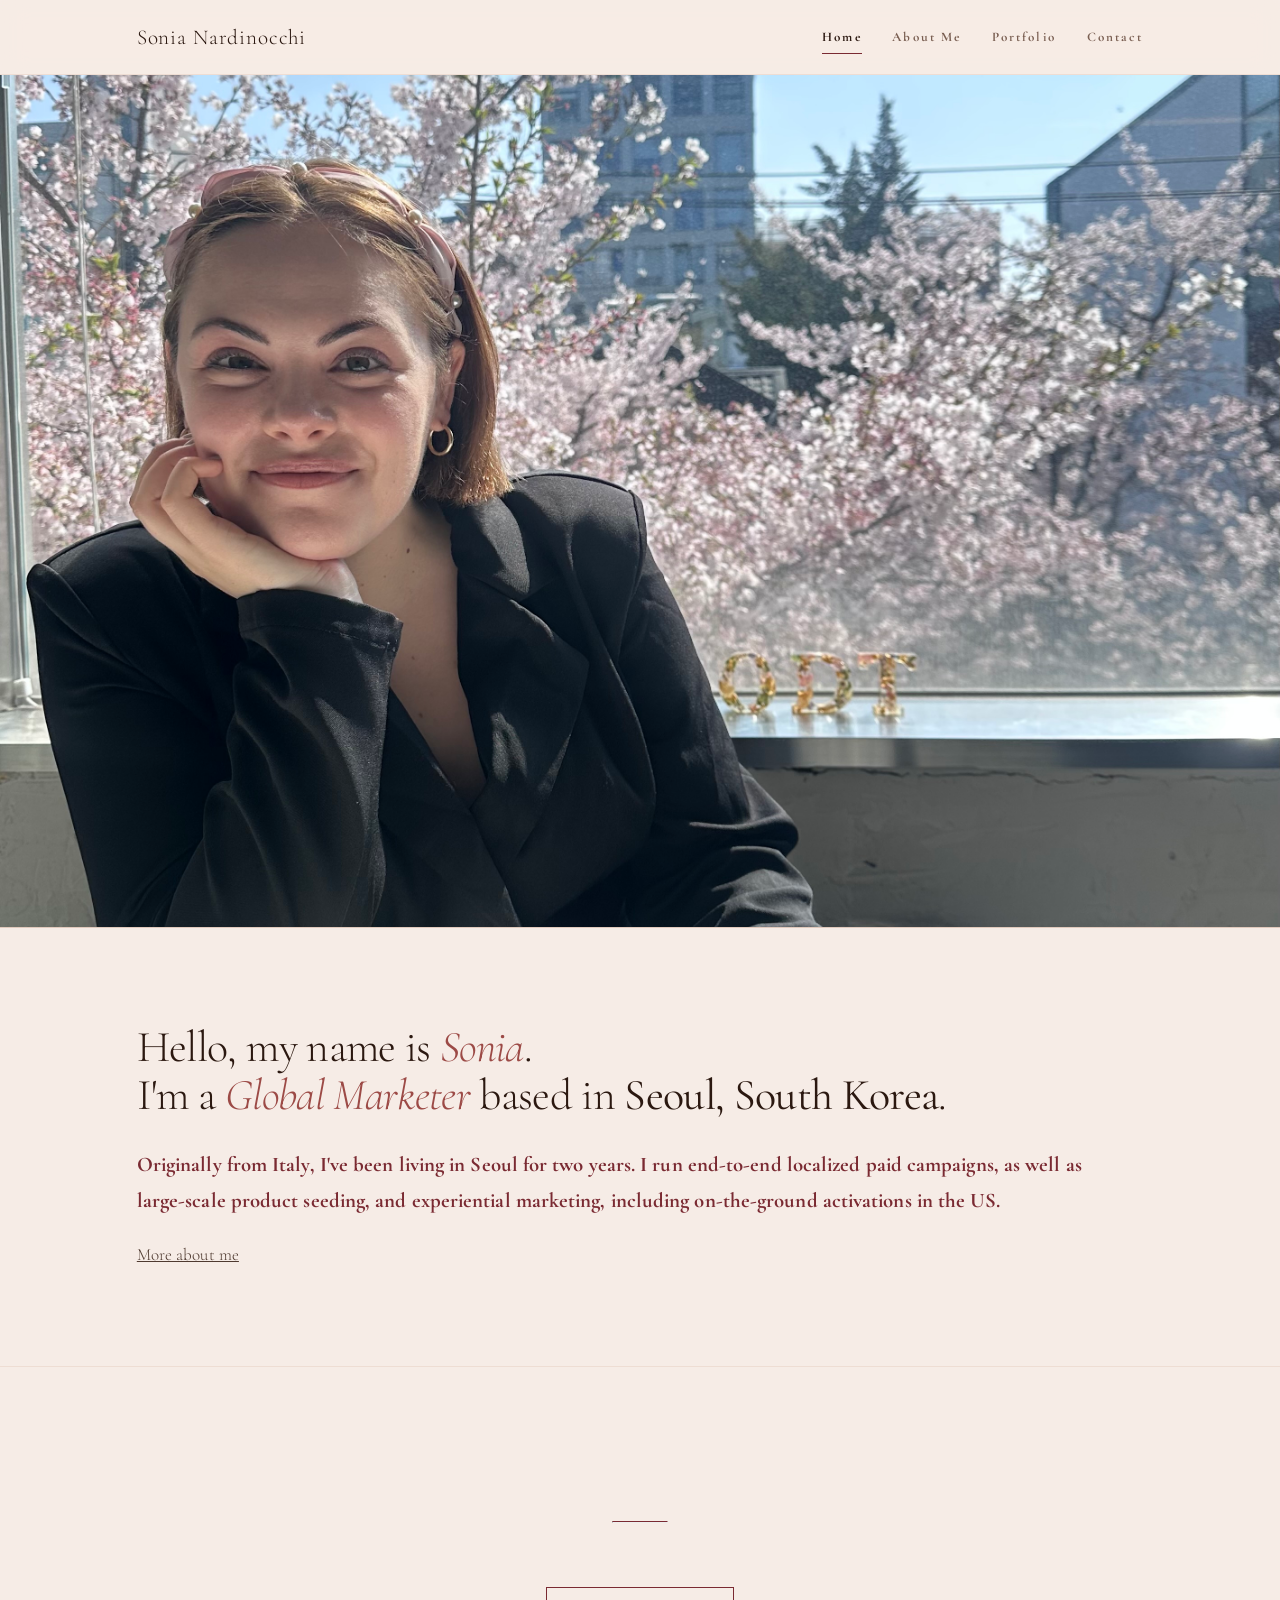
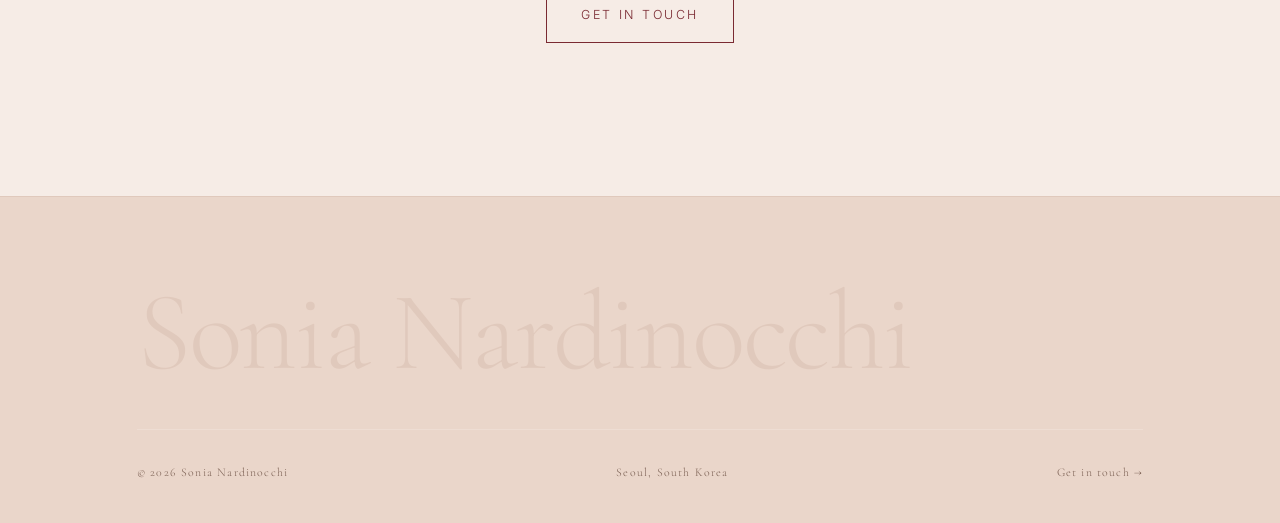
<file: index.html>
<!doctype html>
<html lang="en">
<head>
<meta charset="utf-8">
<meta name="viewport" content="width=device-width, initial-scale=1">
<title>Sonia Nardinocchi — Global Marketer</title>
<meta name="description" content="Sonia Nardinocchi is a global marketer specialising in influencer marketing and campaign activations, based in Seoul, South Korea.">
<meta property="og:title" content="Sonia Nardinocchi — Global Marketer">
<meta property="og:description" content="Influencer marketing and campaign activations across the US, Japan, Taiwan, Hong Kong and Mexico.">
<meta property="og:type" content="website">
<!-- SWAP: add a share image at assets/img/og.jpg, then uncomment the next line -->
<!-- <meta property="og:image" content="assets/img/og.jpg"> -->
<link rel="icon" href="assets/img/favicon.svg" type="image/svg+xml">
<script>document.documentElement.className+=" js";</script>
<link rel="preconnect" href="https://fonts.googleapis.com">
<link rel="preconnect" href="https://fonts.gstatic.com" crossorigin>
<link href="https://fonts.googleapis.com/css2?family=Cormorant+Garamond:ital,wght@0,300;0,400;0,500;1,300;1,400&family=Inter:wght@300;400;500&display=swap" rel="stylesheet">
<link rel="stylesheet" href="assets/css/style.css">
</head>
<body>


<header class="site-header">
  <div class="wrap site-header__inner">
    <a class="logo" href="index.html">Sonia Nardinocchi</a>
    <button class="nav-toggle" type="button" aria-expanded="false" aria-controls="nav" aria-label="Menu">
      <span></span><span></span><span></span>
    </button>
    <nav class="nav" id="nav" aria-label="Main">
      <a href="index.html" aria-current="page">home</a>
      <a href="about.html">About Me</a>
      <a href="portfolio.html">portfolio</a>
      <a href="contact.html">contact</a>
    </nav>
  </div>
</header>

<main id="main">

  <!-- ============================================================ hero -->
  <section class="hero">
    <figure class="media hero__media" style="margin:0; --ratio: 3 / 2">
      <img src="assets/img/hero.jpg" alt="Sonia Nardinocchi in Seoul">
    </figure>

    <div class="wrap hero__body">
      <h1 class="display hero__intro">
        Hello, my name is <em>Sonia</em>.<br>I'm a <em>Global Marketer</em> based in <strong>Seoul, South Korea</strong>.
      </h1>

      <p class="lead" style="margin-top:1.75rem;color:var(--gold);font-weight:700">
        Originally from Italy, I've been living in Seoul for two years. I run end-to-end
        localized paid campaigns, as well as <span style="white-space:nowrap">large-scale</span> product seeding, and experiential
        marketing, including on-the-ground activations in the US.
      </p>
      <p style="margin-top:1.25rem">
        <a href="about.html">More about me</a>
      </p>
    </div>
  </section>

  <!-- ============================================================= cta -->
  <section class="section">
    <div class="wrap center">
      <hr class="rule--gold is-centered">
      <a class="btn btn--gold" href="contact.html" style="margin-top:2rem">Get in touch</a>
    </div>
  </section>

</main>

<footer class="site-footer">
  <div class="wrap">
    <p class="site-footer__name">Sonia Nardinocchi</p>
    <div class="site-footer__bar">
      <span>&copy; <span data-year>2026</span> Sonia Nardinocchi</span>
      <span>Seoul, South Korea</span>
      <a href="contact.html">Get in touch →</a>
    </div>
  </div>
</footer>

<script src="assets/js/main.js"></script>
</body>
</html>
</file>
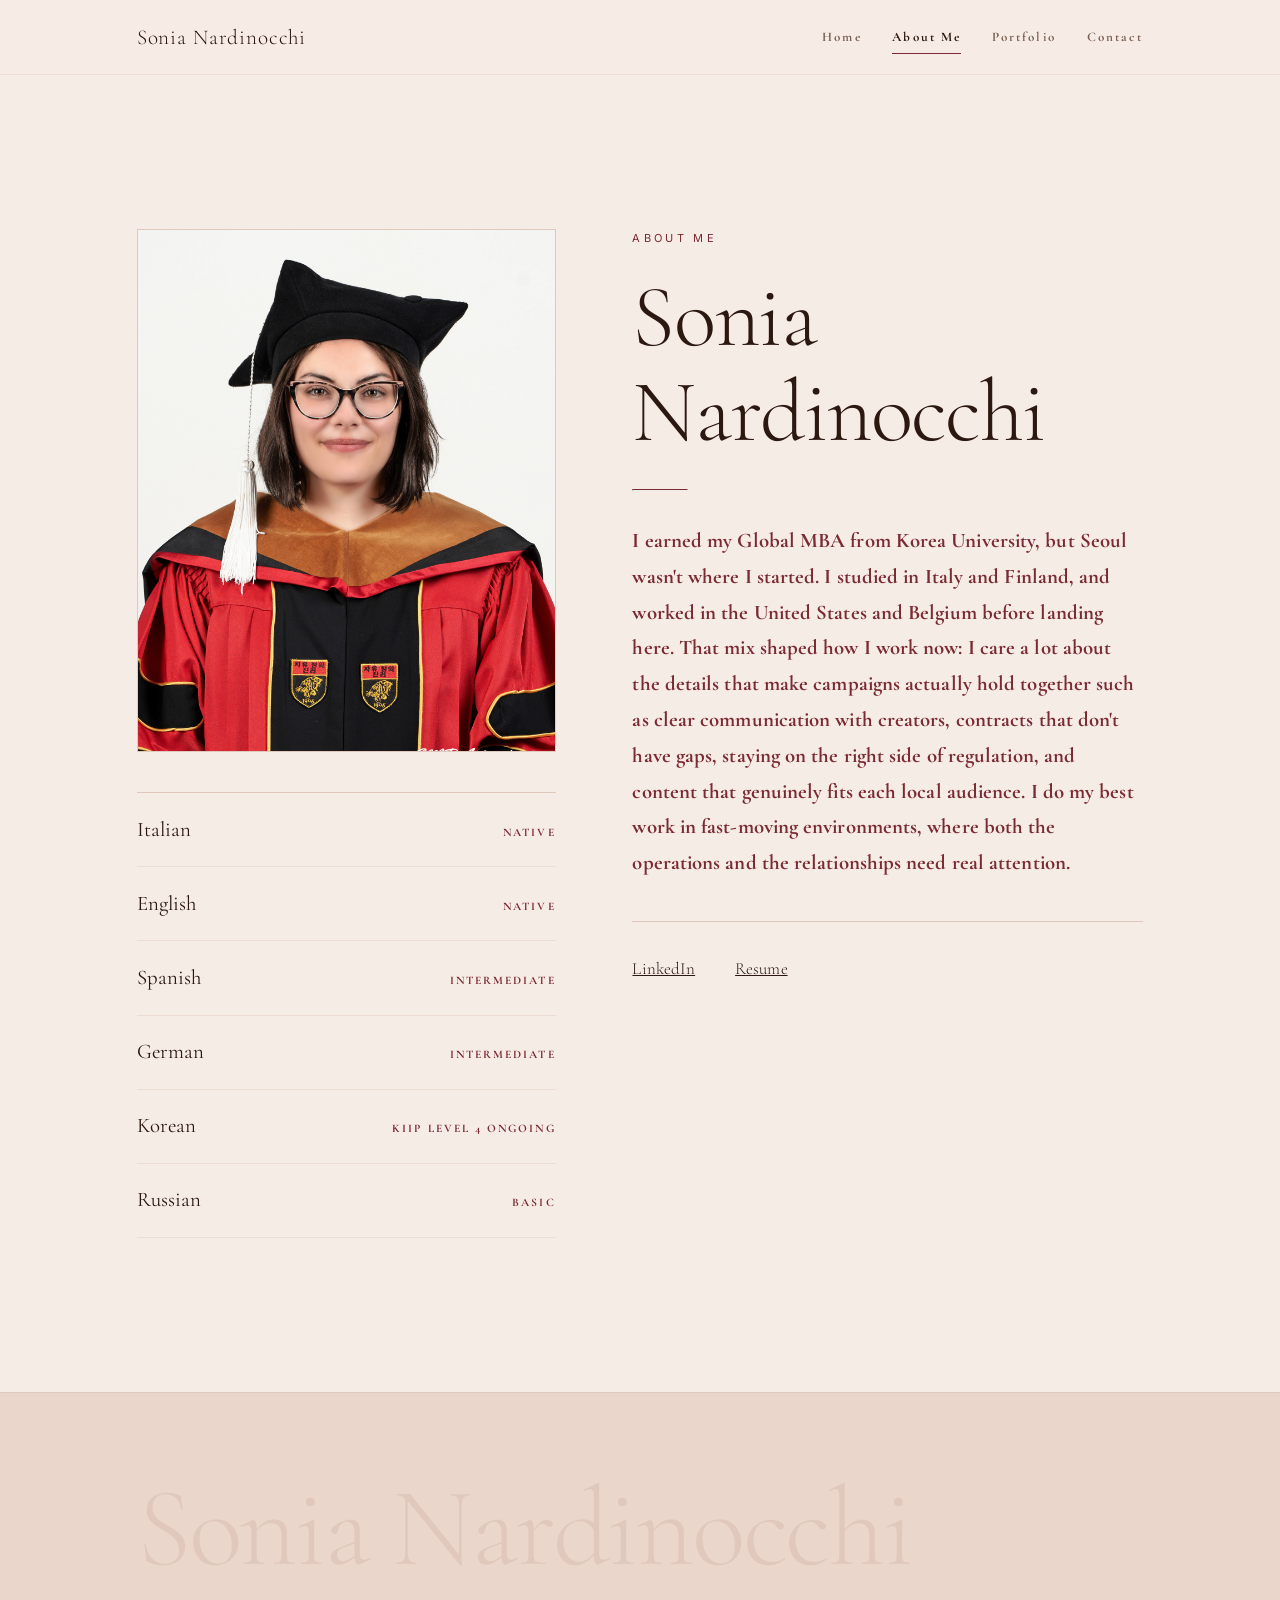
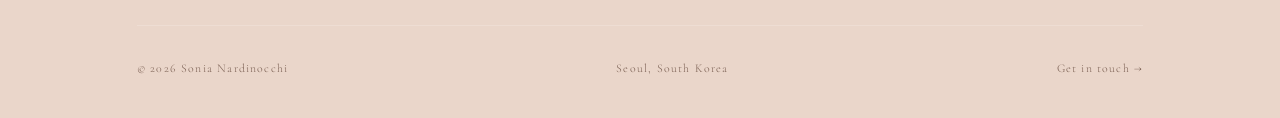
<file: about.html>
<!doctype html>
<html lang="en">
<head>
<meta charset="utf-8">
<meta name="viewport" content="width=device-width, initial-scale=1">
<title>About — Sonia Nardinocchi</title>
<meta name="description" content="Global marketer specialising in influencer marketing and campaign activations. Italian, based in Seoul, with 500+ creators recruited across five markets.">
<link rel="icon" href="assets/img/favicon.svg" type="image/svg+xml">
<script>document.documentElement.className+=" js";</script>
<link rel="preconnect" href="https://fonts.googleapis.com">
<link rel="preconnect" href="https://fonts.gstatic.com" crossorigin>
<link href="https://fonts.googleapis.com/css2?family=Cormorant+Garamond:ital,wght@0,300;0,400;0,500;1,300;1,400&family=Inter:wght@300;400;500&display=swap" rel="stylesheet">
<link rel="stylesheet" href="assets/css/style.css">
</head>
<body>


<header class="site-header">
  <div class="wrap site-header__inner">
    <a class="logo" href="index.html">Sonia Nardinocchi</a>
    <button class="nav-toggle" type="button" aria-expanded="false" aria-controls="nav" aria-label="Menu">
      <span></span><span></span><span></span>
    </button>
    <nav class="nav" id="nav" aria-label="Main">
      <a href="index.html">home</a>
      <a href="about.html" aria-current="page">About Me</a>
      <a href="portfolio.html">portfolio</a>
      <a href="contact.html">contact</a>
    </nav>
  </div>
</header>

<main id="main">

  <section class="section">
    <div class="wrap">

      <div class="split" style="align-items:start">

        <div class="reveal">
          <figure class="media media--portrait" style="margin:0">
            <img src="assets/img/KU.JPG" alt="Sonia Nardinocchi">
          </figure>

          <div class="langs">
            <div><strong>Italian</strong><span class="is-native">Native</span></div>
            <div><strong>English</strong><span class="is-native">Native</span></div>
            <div><strong>Spanish</strong><span>Intermediate</span></div>
            <div><strong>German</strong><span>Intermediate</span></div>
            <div><strong>Korean</strong><span>KIIP Level 4 ongoing</span></div>
            <div><strong>Russian</strong><span>Basic</span></div>
          </div>
        </div>

        <div class="reveal">
          <span class="eyebrow">About Me</span>
          <h1 class="display" style="margin-bottom:1.8rem">Sonia Nardinocchi</h1>
          <hr class="rule--gold">

          <p class="lead" style="color:var(--gold);font-weight:700">
            I earned my Global MBA from Korea University, but Seoul wasn't where I started.
            I studied in Italy and Finland, and worked in the United States and Belgium
            before landing here. That mix shaped how I work now: I care a lot about the
            details that make campaigns actually hold together such as clear communication with
            creators, contracts that don't have gaps, staying on the right side of
            regulation, and content that genuinely fits each local audience. I do my best
            work in fast-moving environments, where both the operations and the
            relationships need real attention.
          </p>

          <div style="display:flex;flex-wrap:wrap;gap:1rem 2.5rem;margin-top:2.5rem;padding-top:2rem;border-top:1px solid var(--line)">
            <a href="https://www.linkedin.com/in/sonia-nardinocchi-0881a4166" target="_blank" rel="noopener">LinkedIn</a>
            <a href="Sonia%20Nardinocchi%20Resume.pdf" target="_blank" rel="noopener">Resume</a>
          </div>
        </div>

      </div>

    </div>
  </section>


</main>

<footer class="site-footer">
  <div class="wrap">
    <p class="site-footer__name">Sonia Nardinocchi</p>
    <div class="site-footer__bar">
      <span>&copy; <span data-year>2026</span> Sonia Nardinocchi</span>
      <span>Seoul, South Korea</span>
      <a href="contact.html">Get in touch →</a>
    </div>
  </div>
</footer>

<script src="assets/js/main.js"></script>
</body>
</html>
</file>
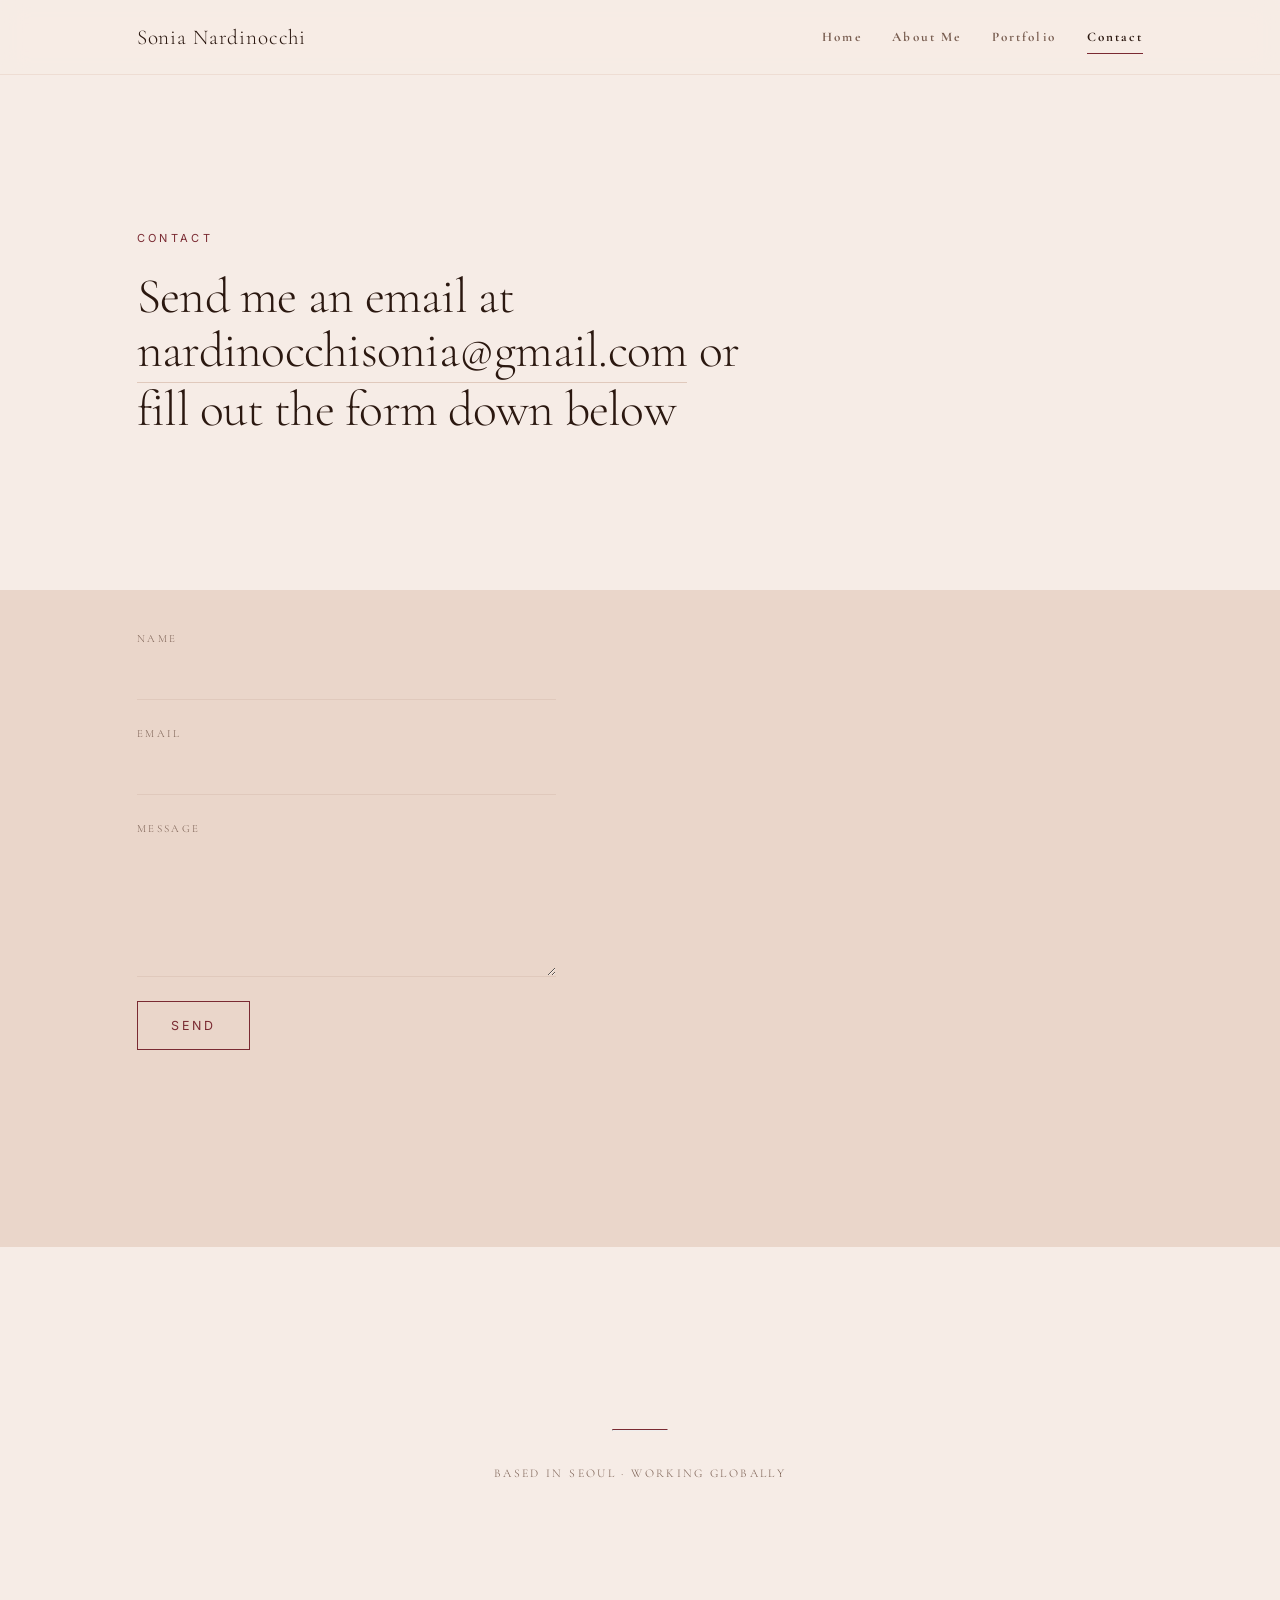
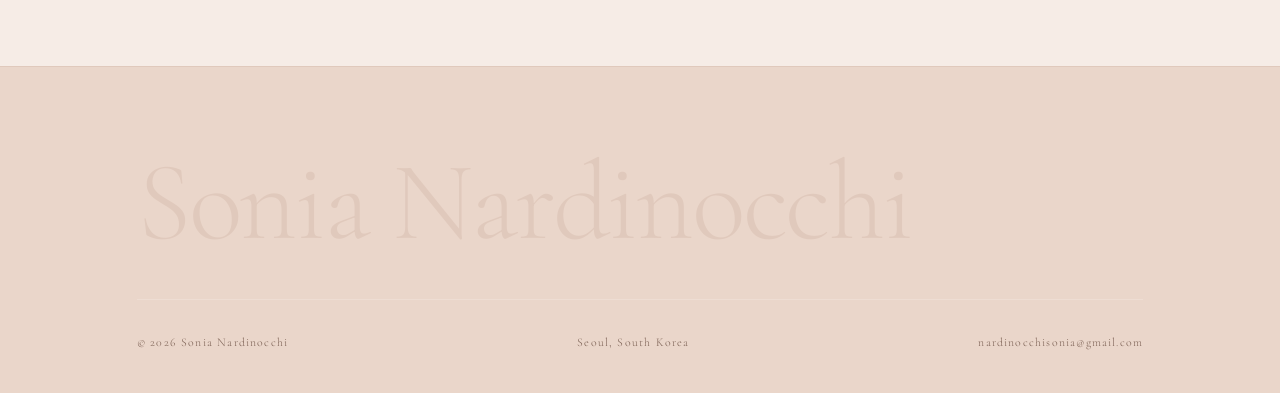
<file: contact.html>
<!doctype html>
<html lang="en">
<head>
<meta charset="utf-8">
<meta name="viewport" content="width=device-width, initial-scale=1">
<title>Contact — Sonia Nardinocchi</title>
<meta name="description" content="Get in touch with Sonia Nardinocchi — global marketer, influencer marketing and campaign activations, Seoul.">
<link rel="icon" href="assets/img/favicon.svg" type="image/svg+xml">
<script>document.documentElement.className+=" js";</script>
<link rel="preconnect" href="https://fonts.googleapis.com">
<link rel="preconnect" href="https://fonts.gstatic.com" crossorigin>
<link href="https://fonts.googleapis.com/css2?family=Cormorant+Garamond:ital,wght@0,300;0,400;0,500;1,300;1,400&family=Inter:wght@300;400;500&display=swap" rel="stylesheet">
<link rel="stylesheet" href="assets/css/style.css">
</head>
<body>


<header class="site-header">
  <div class="wrap site-header__inner">
    <a class="logo" href="index.html">Sonia Nardinocchi</a>
    <button class="nav-toggle" type="button" aria-expanded="false" aria-controls="nav" aria-label="Menu">
      <span></span><span></span><span></span>
    </button>
    <nav class="nav" id="nav" aria-label="Main">
      <a href="index.html">home</a>
      <a href="about.html">About Me</a>
      <a href="portfolio.html">portfolio</a>
      <a href="contact.html" aria-current="page">contact</a>
    </nav>
  </div>
</header>

<main id="main">

  <section class="section">
    <div class="wrap">
      <span class="eyebrow">Contact</span>
      <h1 class="display" style="max-width:26ch;font-size:clamp(1.8rem, 4vw, 3.1rem)">Send me an email at <a class="contact-mail" href="mailto:nardinocchisonia@gmail.com" style="font-size:inherit;font-weight:inherit;letter-spacing:inherit">nardinocchisonia@gmail.com</a> or fill out the form down below</h1>

    </div>
  </section>

  <section class="section section--sink" style="padding-top:clamp(1.5rem,3vw,2.5rem)">
    <div class="wrap split">

      <form class="form reveal" action="https://formspree.io/f/xyeypovq" method="post" data-mailto="nardinocchisonia@gmail.com">
        <div class="field">
          <label for="name">Name</label>
          <input type="text" id="name" name="name" autocomplete="name" required>
        </div>
        <div class="field">
          <label for="email">Email</label>
          <input type="email" id="email" name="email" autocomplete="email" required>
        </div>
        <div class="field">
          <label for="message">Message</label>
          <textarea id="message" name="message" required></textarea>
        </div>
        <div>
          <button class="btn btn--gold" type="submit">Send</button>
        </div>
        <p class="form-status" role="status" aria-live="polite"></p>
      </form>

    </div>
  </section>

  <section class="section--tight">
    <div class="wrap center" style="padding-block:clamp(3rem,7vw,5rem)">
      <hr class="rule--gold is-centered">
      <p class="muted" style="letter-spacing:.2em;text-transform:uppercase;font-size:.74rem">
        Based in Seoul · Working globally
      </p>
    </div>
  </section>

</main>

<footer class="site-footer">
  <div class="wrap">
    <p class="site-footer__name">Sonia Nardinocchi</p>
    <div class="site-footer__bar">
      <span>&copy; <span data-year>2026</span> Sonia Nardinocchi</span>
      <span>Seoul, South Korea</span>
      <a href="mailto:nardinocchisonia@gmail.com">nardinocchisonia@gmail.com</a>
    </div>
  </div>
</footer>

<script src="assets/js/main.js"></script>
</body>
</html>
</file>
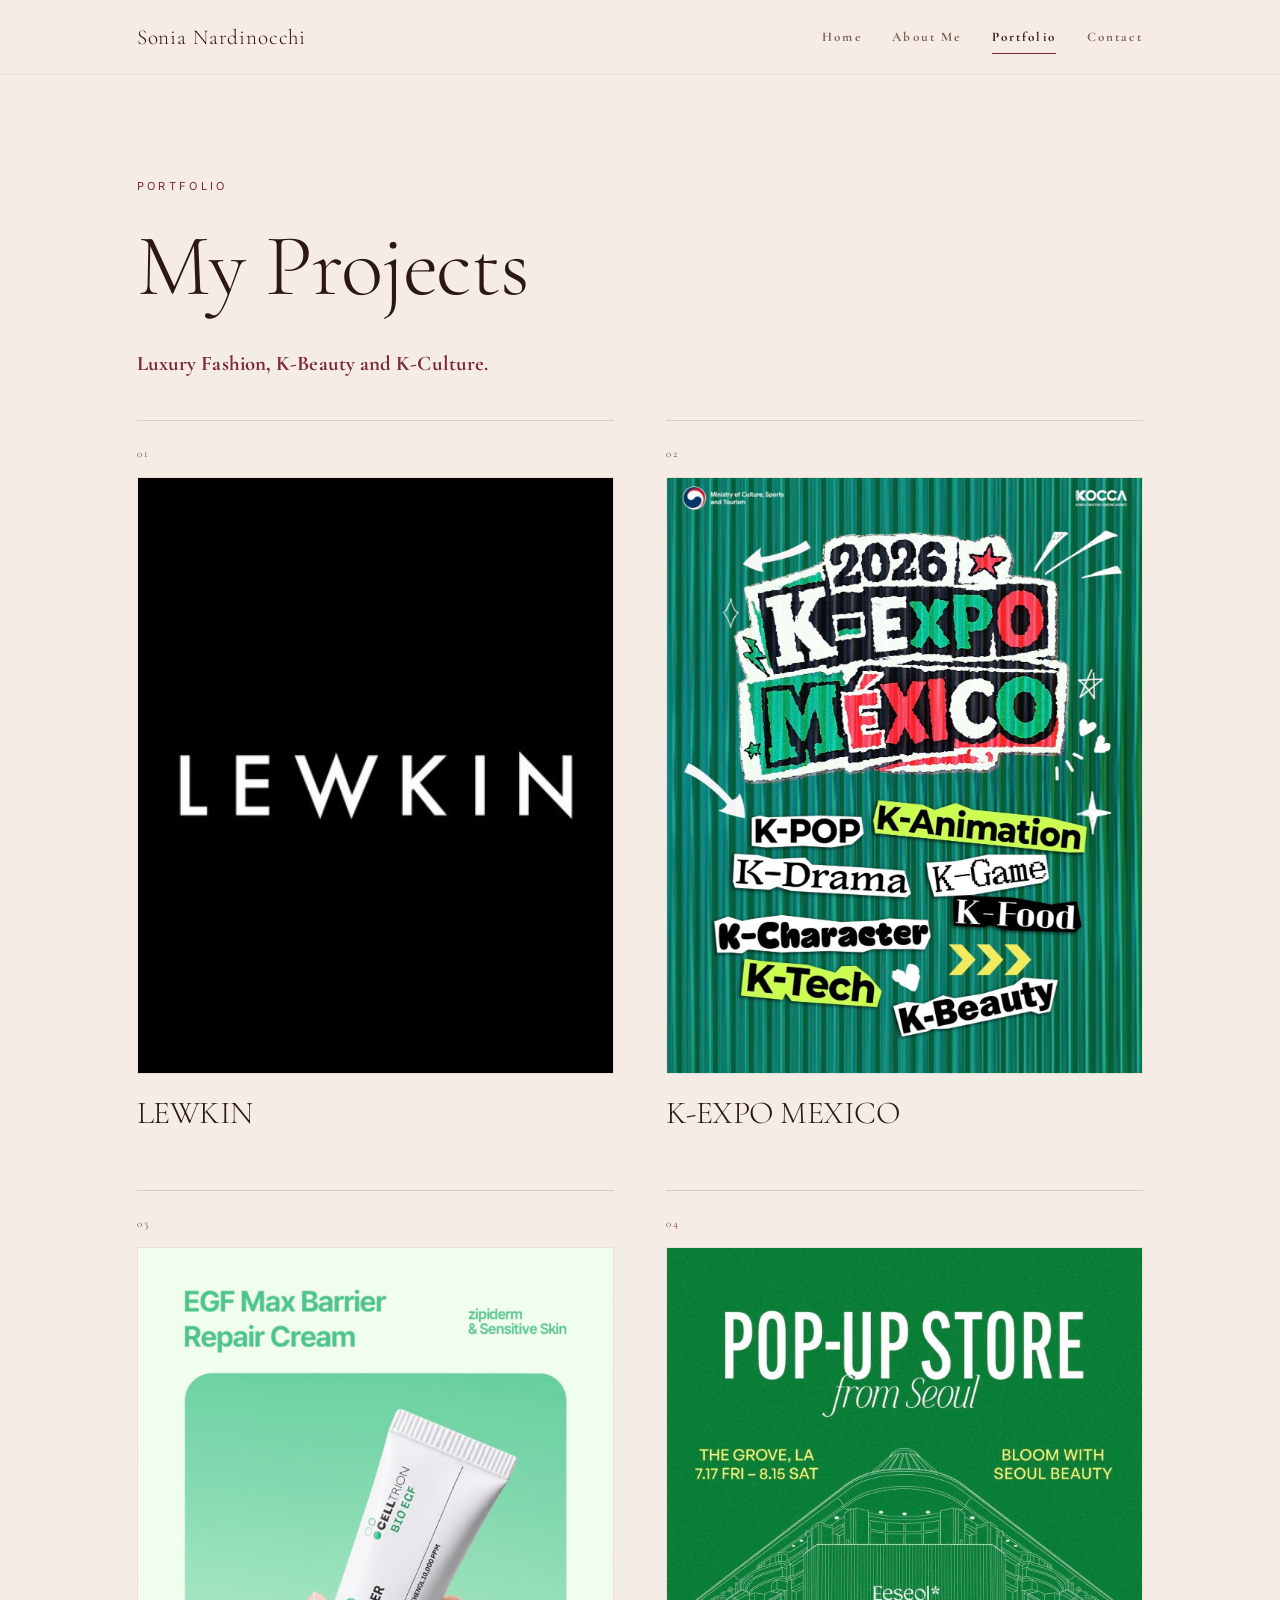
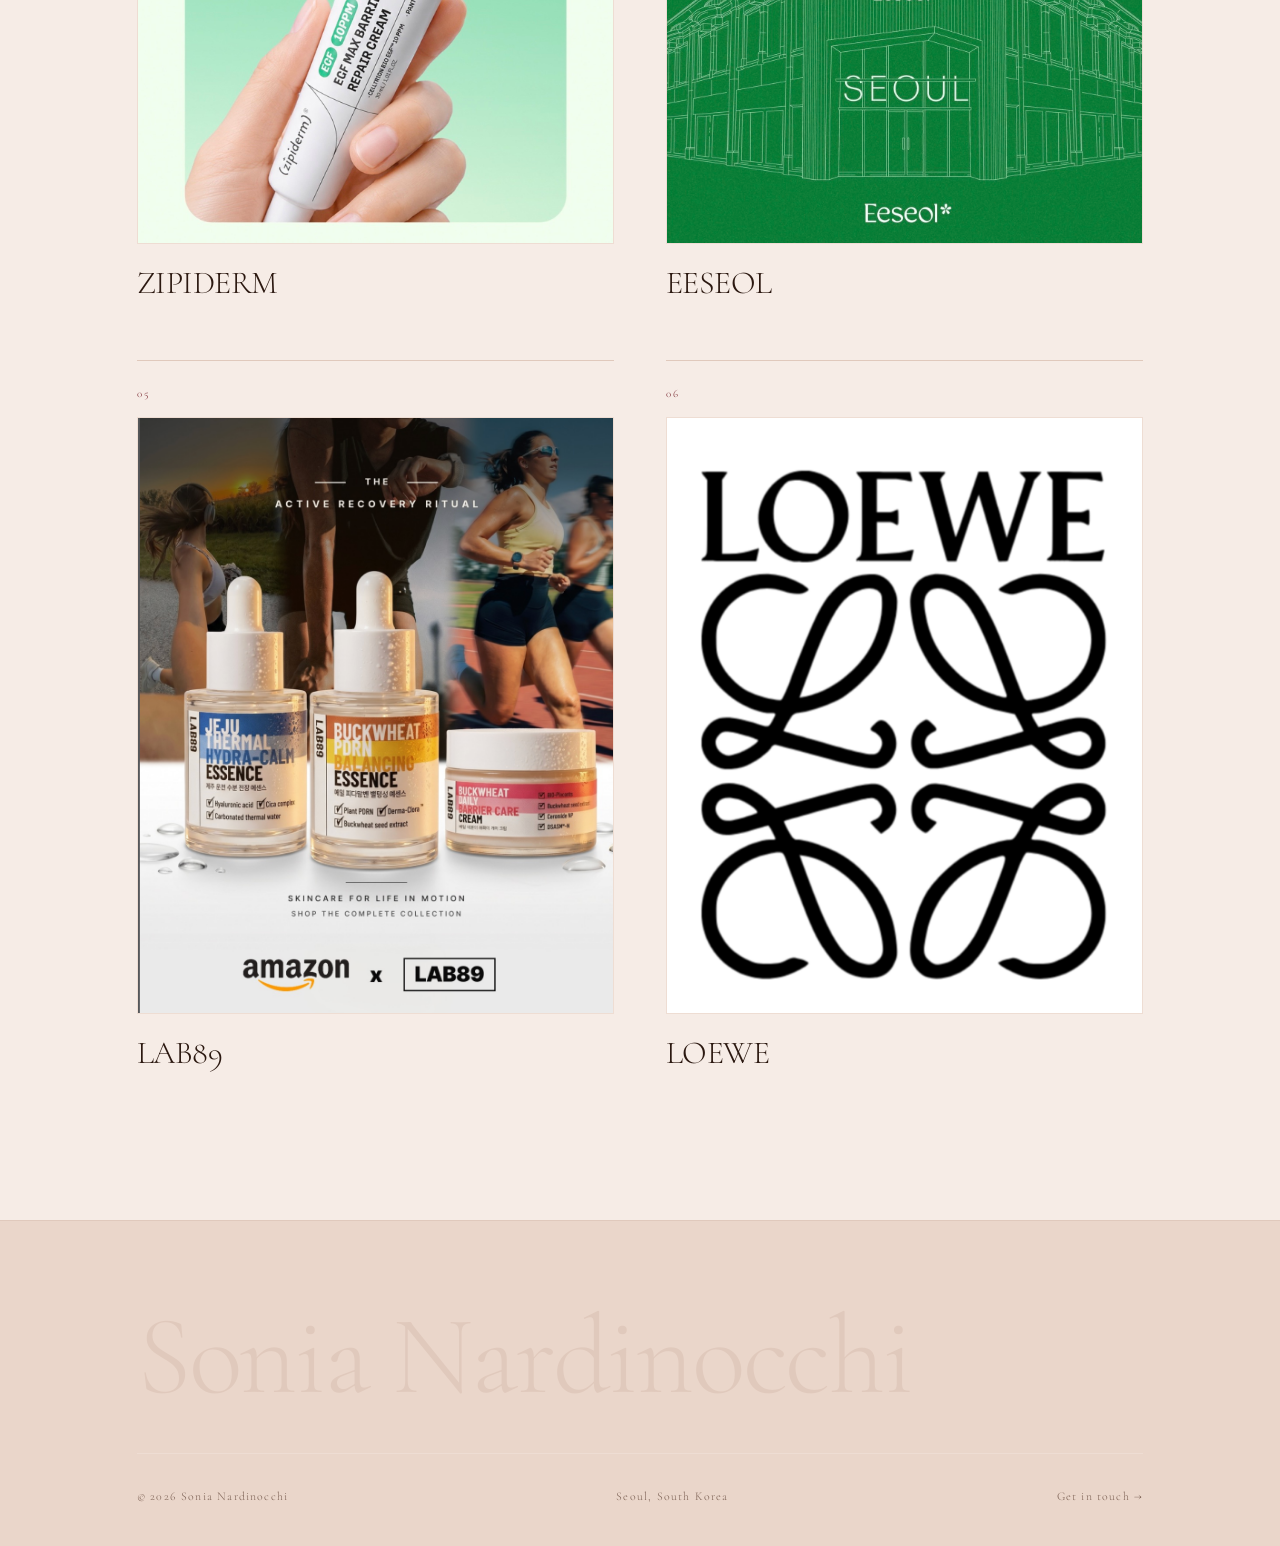
<file: portfolio.html>
<!doctype html>
<html lang="en">
<head>
<meta charset="utf-8">
<meta name="viewport" content="width=device-width, initial-scale=1">
<title>Portfolio — Sonia Nardinocchi</title>
<meta name="description" content="Selected influencer marketing and activation work: K-Expo Mexico, Zipiderm, Eeseol and Loewe.">
<link rel="icon" href="assets/img/favicon.svg" type="image/svg+xml">
<script>document.documentElement.className+=" js";</script>
<link rel="preconnect" href="https://fonts.googleapis.com">
<link rel="preconnect" href="https://fonts.gstatic.com" crossorigin>
<link href="https://fonts.googleapis.com/css2?family=Cormorant+Garamond:ital,wght@0,300;0,400;0,500;1,300;1,400&family=Inter:wght@300;400;500&display=swap" rel="stylesheet">
<link rel="stylesheet" href="assets/css/style.css">
</head>
<body>


<header class="site-header">
  <div class="wrap site-header__inner">
    <a class="logo" href="index.html">Sonia Nardinocchi</a>
    <button class="nav-toggle" type="button" aria-expanded="false" aria-controls="nav" aria-label="Menu">
      <span></span><span></span><span></span>
    </button>
    <nav class="nav" id="nav" aria-label="Main">
      <a href="index.html">home</a>
      <a href="about.html">About Me</a>
      <a href="portfolio.html" aria-current="page">portfolio</a>
      <a href="contact.html">contact</a>
    </nav>
  </div>
</header>

<main id="main">

  <!-- ============================================================ head -->
  <section class="section section--tight" style="padding-bottom:0">
    <div class="wrap">
      <span class="eyebrow">Portfolio</span>
      <h1 class="display" style="max-width:14ch">My Projects</h1>
      <p class="lead" style="max-width:52ch;margin-top:2rem;color:var(--gold);font-weight:700">
        Luxury Fashion, <span style="white-space:nowrap">K-Beauty</span> and <span style="white-space:nowrap">K-Culture</span>.
      </p>
    </div>
  </section>

  <!-- ======================================================== projects -->
  <section class="section--tight" style="padding-top:clamp(1.5rem,3vw,2.5rem);padding-bottom:clamp(4.5rem,11vw,9rem)">
    <div class="wrap">
      <div class="projects">

        <a class="project reveal" href="work/lewkin.html">
          <span class="project__index">01</span>
          <figure class="media" style="margin:0">
            <img src="assets/img/lewkin-cover.jpg" alt="LEWKIN">
          </figure>
          <h2 class="project__title">LEWKIN</h2>
        </a>

        <a class="project reveal" href="work/k-expo-mexico.html">
          <span class="project__index">02</span>
          <figure class="media" style="margin:0">
            <img src="assets/img/K-Expo.jpg" alt="K-Expo Mexico">
          </figure>
          <h2 class="project__title">K-EXPO MEXICO</h2>
        </a>

        <a class="project reveal" href="work/zipiderm.html">
          <span class="project__index">03</span>
          <figure class="media" style="margin:0">
            <img src="assets/img/Zipiderm.jpg" alt="Zipiderm">
          </figure>
          <h2 class="project__title">ZIPIDERM</h2>
        </a>

        <a class="project reveal" href="work/eeseol.html">
          <span class="project__index">04</span>
          <figure class="media" style="margin:0">
            <img src="assets/img/Eeseol.jpg" alt="Eeseol">
          </figure>
          <h2 class="project__title">EESEOL</h2>
        </a>

        <a class="project reveal" href="work/lab89.html">
          <span class="project__index">05</span>
          <figure class="media" style="margin:0">
            <img src="assets/img/lab89-cover.png" alt="LAB89">
          </figure>
          <h2 class="project__title">LAB89</h2>
        </a>

        <a class="project reveal" href="work/loewe.html">
          <span class="project__index">06</span>
          <figure class="media" style="margin:0">
            <img src="assets/img/Loewe.png" alt="Loewe">
          </figure>
          <h2 class="project__title">LOEWE</h2>
        </a>

      </div>
    </div>
  </section>


</main>

<footer class="site-footer">
  <div class="wrap">
    <p class="site-footer__name">Sonia Nardinocchi</p>
    <div class="site-footer__bar">
      <span>&copy; <span data-year>2026</span> Sonia Nardinocchi</span>
      <span>Seoul, South Korea</span>
      <a href="contact.html">Get in touch →</a>
    </div>
  </div>
</footer>

<script src="assets/js/main.js"></script>
</body>
</html>
</file>
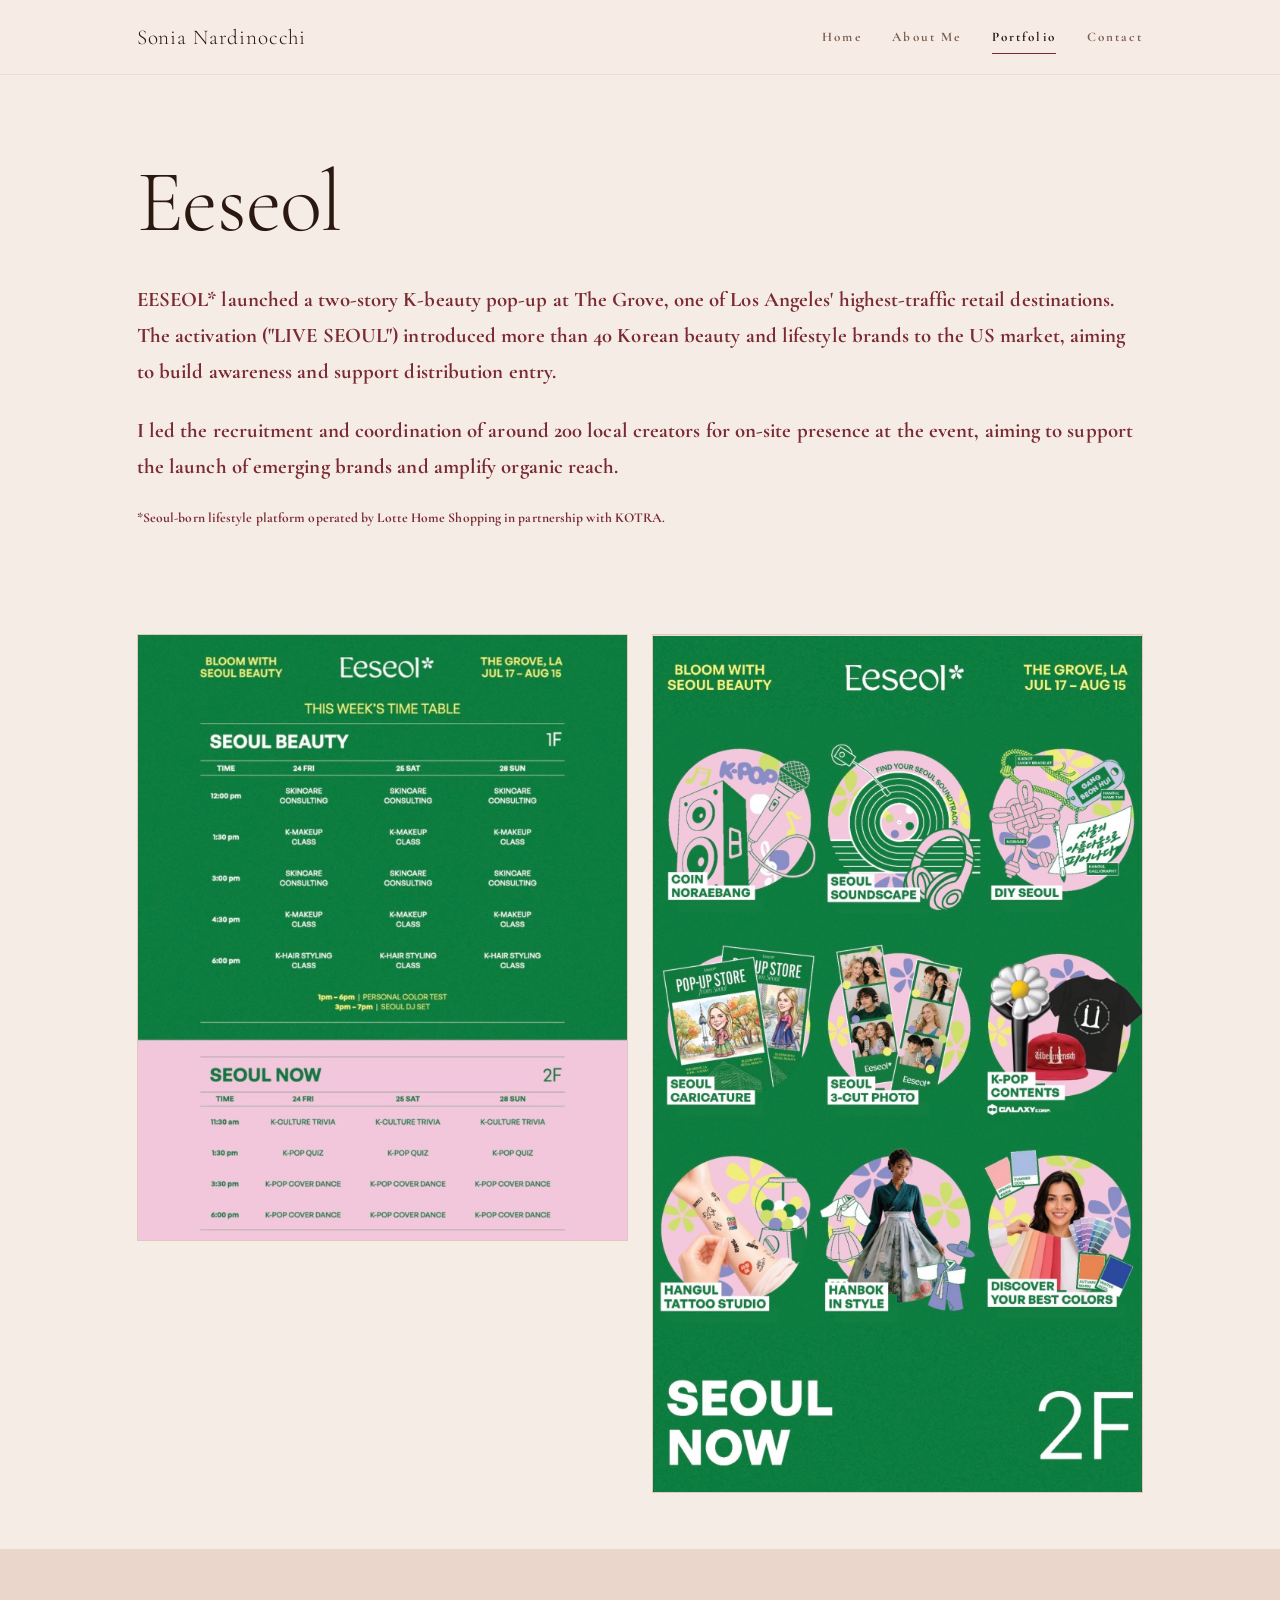
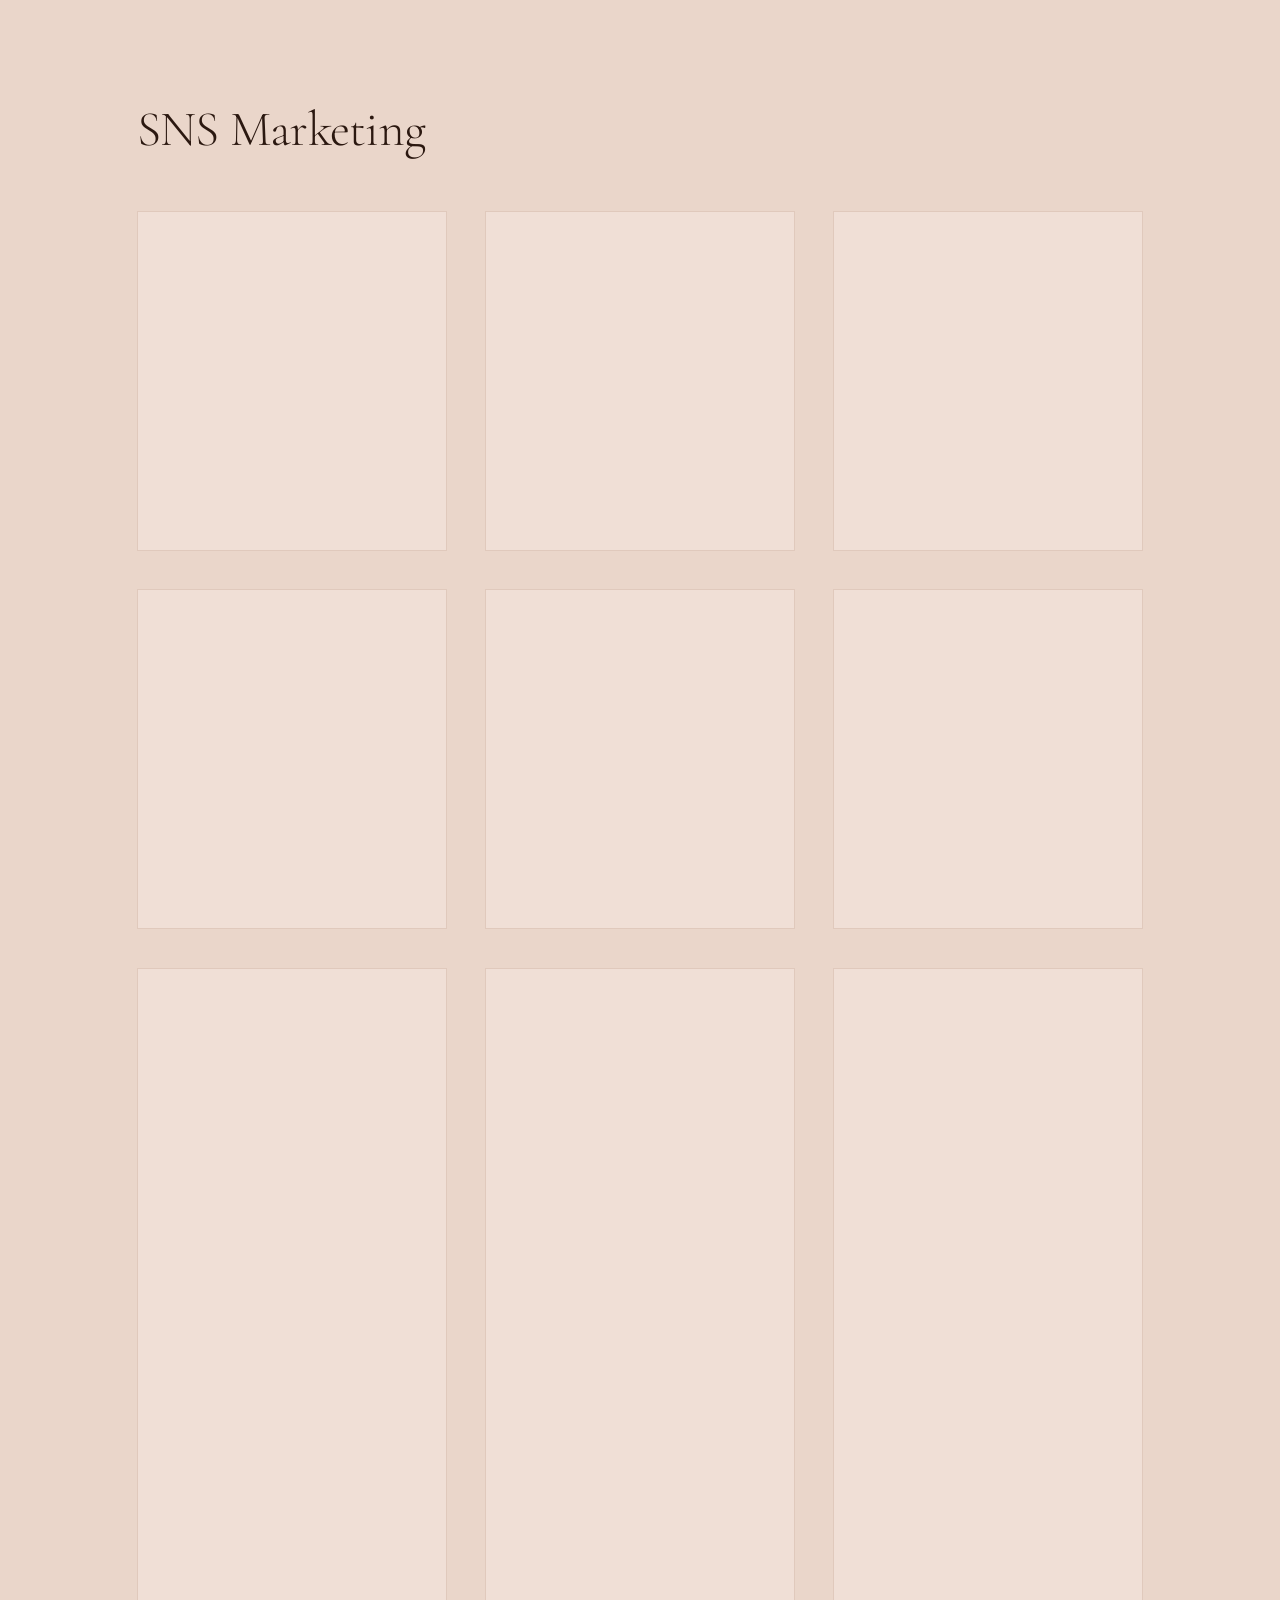
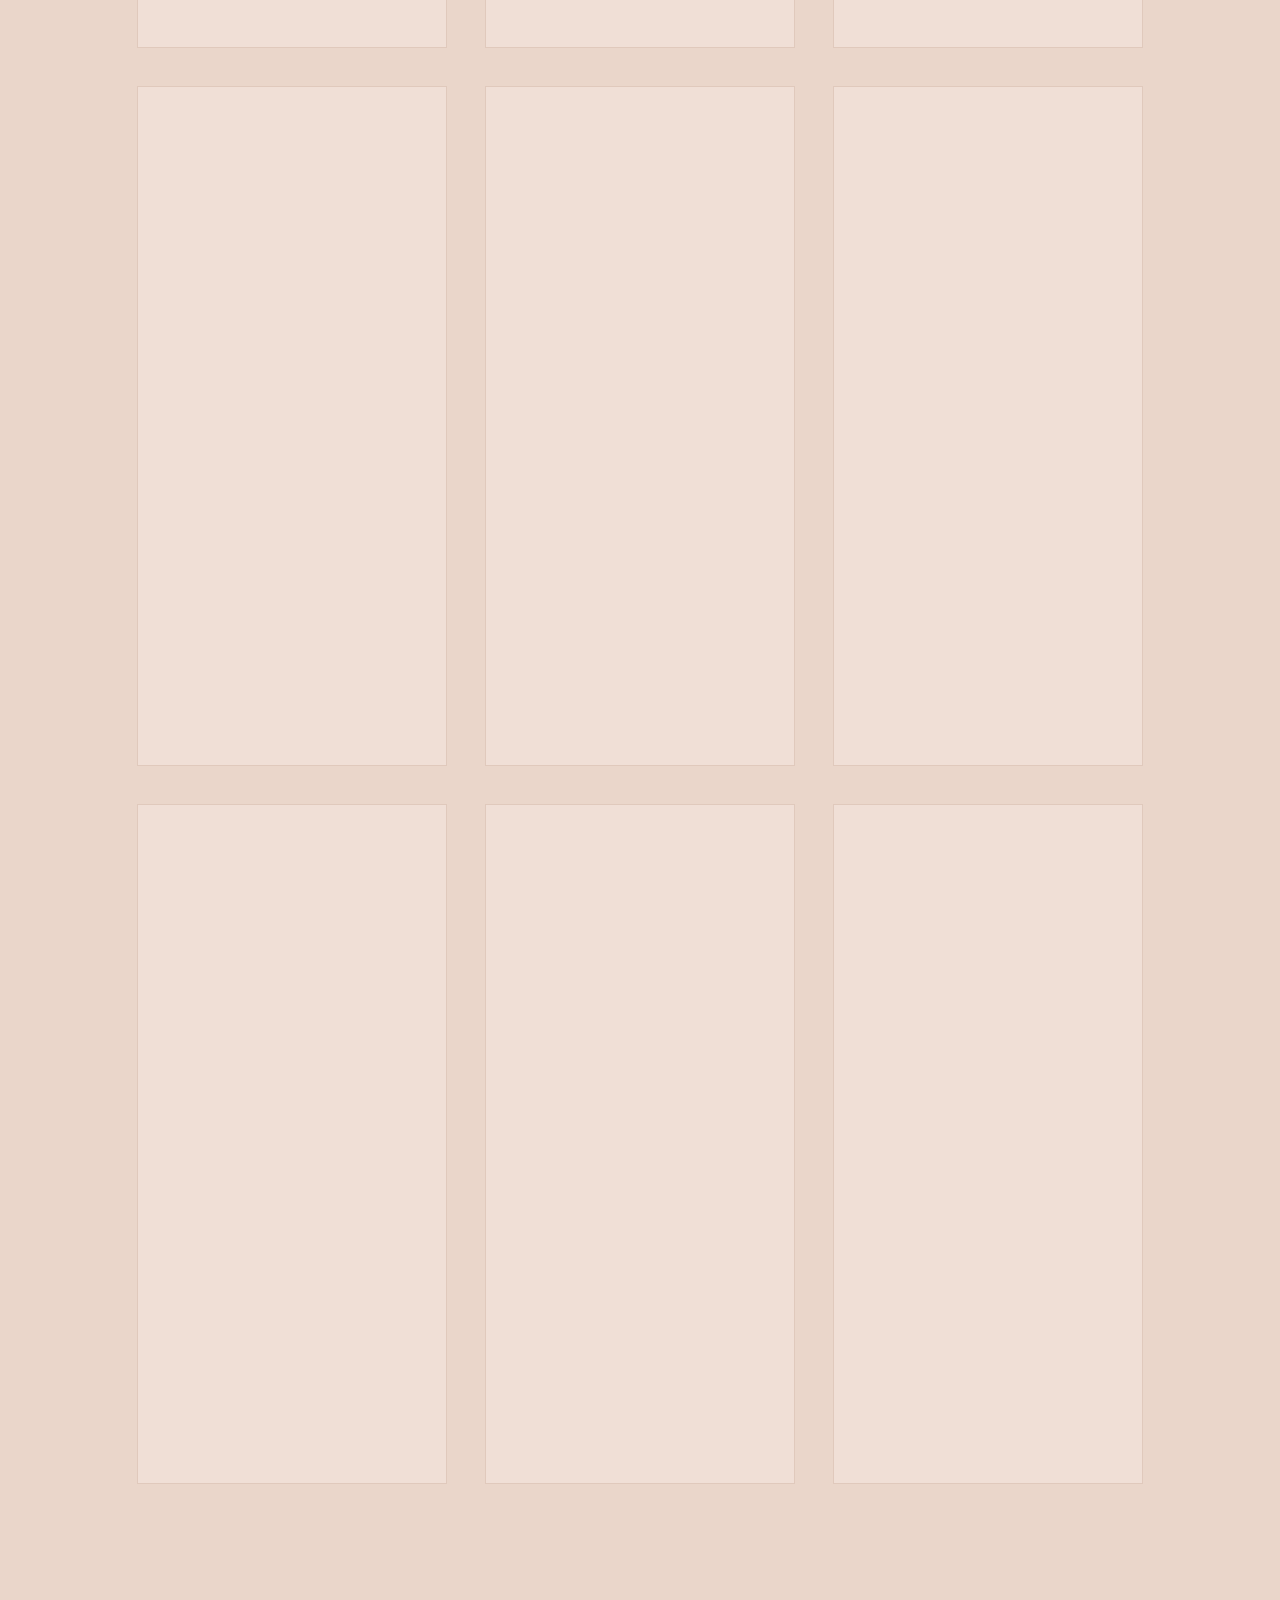
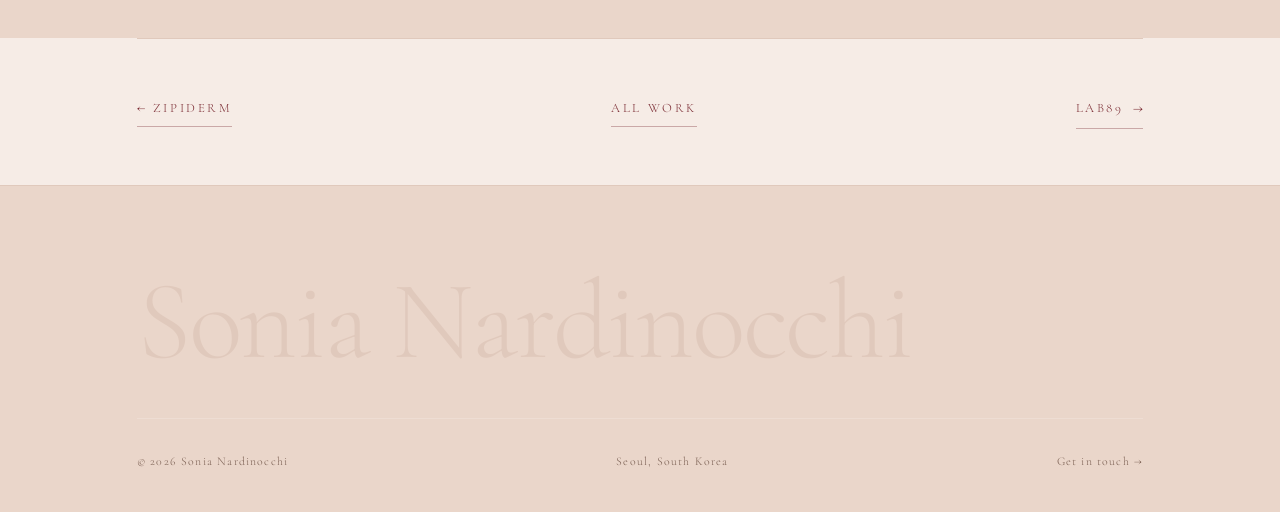
<file: work/eeseol.html>
<!doctype html>
<html lang="en">
<head>
<meta charset="utf-8">
<meta name="viewport" content="width=device-width, initial-scale=1">
<title>Eeseol — Sonia Nardinocchi</title>
<meta name="description" content="Large-scale K-beauty product seeding programme for Eeseol, a curated Seoul beauty house entering the US market.">
<link rel="icon" href="../assets/img/favicon.svg" type="image/svg+xml">
<script>document.documentElement.className+=" js";</script>
<link rel="preconnect" href="https://fonts.googleapis.com">
<link rel="preconnect" href="https://fonts.gstatic.com" crossorigin>
<link href="https://fonts.googleapis.com/css2?family=Cormorant+Garamond:ital,wght@0,300;0,400;0,500;1,300;1,400&family=Inter:wght@300;400;500&display=swap" rel="stylesheet">
<link rel="stylesheet" href="../assets/css/style.css">
</head>
<body data-case="eeseol">


<header class="site-header">
  <div class="wrap site-header__inner">
    <a class="logo" href="../index.html">Sonia Nardinocchi</a>
    <button class="nav-toggle" type="button" aria-expanded="false" aria-controls="nav" aria-label="Menu">
      <span></span><span></span><span></span>
    </button>
    <nav class="nav" id="nav" aria-label="Main">
      <a href="../index.html">home</a>
      <a href="../about.html">About Me</a>
      <a href="../portfolio.html" aria-current="page">portfolio</a>
      <a href="../contact.html">contact</a>
    </nav>
  </div>
</header>

<main id="main">

  <section class="wrap case-hero">
    <h1 class="display">Eeseol</h1>
    <p class="lead" style="margin-top:2rem;color:var(--gold);font-weight:700">EESEOL* launched a two-story K-beauty pop-up at The Grove, one of Los Angeles' highest-traffic retail destinations. The activation ("LIVE SEOUL") introduced more than 40 Korean beauty and lifestyle brands to the US market, aiming to build awareness and support distribution entry.</p>
    <p class="lead" style="margin-top:1.5rem;color:var(--gold);font-weight:700">I led the recruitment and coordination of around 200 local creators for on-site presence at the event, aiming to support the launch of emerging brands and amplify organic reach.</p>
    <p style="margin-top:1rem;color:var(--gold);font-weight:700;font-size:.85rem">*Seoul-born lifestyle platform operated by Lotte Home Shopping in partnership with KOTRA.</p>
  </section>

  <section class="wrap">
    <div class="gallery reveal" style="grid-template-columns:repeat(2,1fr)">
      <figure class="media case-cover" style="margin:0; --ratio: 1290 / 1594">
        <img src="../assets/img/LA-1.jpg" alt="Eeseol pop-up, Los Angeles">
      </figure>
      <figure class="media case-cover" style="margin:0; --ratio: 1290 / 2256">
        <img src="../assets/img/LA-2.jpg" alt="Eeseol pop-up, Los Angeles">
      </figure>
    </div>
  </section>

  <section class="section section--sink">
    <div class="wrap">
      <div class="section-head reveal">
        <div>
          <h2>SNS Marketing</h2>
        </div>
      </div>

      <!-- To add your videos: open assets/js/reels.js and paste in three post IDs
           under this case's entry. Captions are set there too. -->
      <div class="reels">

        <article class="reel reveal">
          <div class="reel__frame" data-reel>
            <div class="ph">
              <b>TikTok</b>
              <small>Add the video ID in assets/js/reels.js</small>
            </div>
          </div>
          <div class="reel__cap"><b>Video one</b><span>Campaign · Market</span></div>
        </article>

        <article class="reel reveal">
          <div class="reel__frame" data-reel>
            <div class="ph">
              <b>TikTok</b>
              <small>Add the video ID in assets/js/reels.js</small>
            </div>
          </div>
          <div class="reel__cap"><b>Video two</b><span>Campaign · Market</span></div>
        </article>

        <article class="reel reveal">
          <div class="reel__frame" data-reel>
            <div class="ph">
              <b>TikTok</b>
              <small>Add the video ID in assets/js/reels.js</small>
            </div>
          </div>
          <div class="reel__cap"><b>Video three</b><span>Campaign · Market</span></div>
        </article>

        <article class="reel reveal">
          <div class="reel__frame" data-reel>
            <div class="ph">
              <b>TikTok</b>
              <small>Add the video ID in assets/js/reels.js</small>
            </div>
          </div>
          <div class="reel__cap"><b>Video four</b><span>Campaign · Market</span></div>
        </article>

        <article class="reel reveal">
          <div class="reel__frame" data-reel>
            <div class="ph">
              <b>TikTok</b>
              <small>Add the video ID in assets/js/reels.js</small>
            </div>
          </div>
          <div class="reel__cap"><b>Video five</b><span>Campaign · Market</span></div>
        </article>

        <article class="reel reveal">
          <div class="reel__frame" data-reel>
            <div class="ph">
              <b>TikTok</b>
              <small>Add the video ID in assets/js/reels.js</small>
            </div>
          </div>
          <div class="reel__cap"><b>Video six</b><span>Campaign · Market</span></div>
        </article>

        <article class="reel reveal">
          <div class="reel__frame" data-reel>
            <div class="ph">
              <b>Instagram</b>
              <small>Add the reel code in assets/js/reels.js</small>
            </div>
          </div>
          <div class="reel__cap"><b>Video seven</b><span>Campaign · Market</span></div>
        </article>

        <article class="reel reveal">
          <div class="reel__frame" data-reel>
            <div class="ph">
              <b>Instagram</b>
              <small>Add the reel code in assets/js/reels.js</small>
            </div>
          </div>
          <div class="reel__cap"><b>Video eight</b><span>Campaign · Market</span></div>
        </article>

        <article class="reel reveal">
          <div class="reel__frame" data-reel>
            <div class="ph">
              <b>Instagram</b>
              <small>Add the reel code in assets/js/reels.js</small>
            </div>
          </div>
          <div class="reel__cap"><b>Video nine</b><span>Campaign · Market</span></div>
        </article>

        <article class="reel reveal">
          <div class="reel__frame" data-reel>
            <div class="ph">
              <b>Instagram</b>
              <small>Add the reel code in assets/js/reels.js</small>
            </div>
          </div>
          <div class="reel__cap"><b>Video ten</b><span>Campaign · Market</span></div>
        </article>

        <article class="reel reveal">
          <div class="reel__frame" data-reel>
            <div class="ph">
              <b>Instagram</b>
              <small>Add the reel code in assets/js/reels.js</small>
            </div>
          </div>
          <div class="reel__cap"><b>Video eleven</b><span>Campaign · Market</span></div>
        </article>

        <article class="reel reveal">
          <div class="reel__frame" data-reel>
            <div class="ph">
              <b>Instagram</b>
              <small>Add the reel code in assets/js/reels.js</small>
            </div>
          </div>
          <div class="reel__cap"><b>Video twelve</b><span>Campaign · Market</span></div>
        </article>

        <article class="reel reveal">
          <div class="reel__frame" data-reel>
            <div class="ph">
              <b>Instagram</b>
              <small>Add the reel code in assets/js/reels.js</small>
            </div>
          </div>
          <div class="reel__cap"><b>Video thirteen</b><span>Campaign · Market</span></div>
        </article>

        <article class="reel reveal">
          <div class="reel__frame" data-reel>
            <div class="ph">
              <b>Instagram</b>
              <small>Add the reel code in assets/js/reels.js</small>
            </div>
          </div>
          <div class="reel__cap"><b>Video fourteen</b><span>Campaign · Market</span></div>
        </article>

        <article class="reel reveal">
          <div class="reel__frame" data-reel>
            <div class="ph">
              <b>Instagram</b>
              <small>Add the reel code in assets/js/reels.js</small>
            </div>
          </div>
          <div class="reel__cap"><b>Video fifteen</b><span>Campaign · Market</span></div>
        </article>

      </div>
    </div>
  </section>

  <section class="wrap">
    <div class="case-nav">
      <a class="link link--plain" href="zipiderm.html">← Zipiderm</a>
      <a class="link link--plain" href="../portfolio.html">All work</a>
      <a class="link" href="lab89.html">LAB89</a>
    </div>
  </section>

</main>

<footer class="site-footer">
  <div class="wrap">
    <p class="site-footer__name">Sonia Nardinocchi</p>
    <div class="site-footer__bar">
      <span>&copy; <span data-year>2026</span> Sonia Nardinocchi</span>
      <span>Seoul, South Korea</span>
      <a href="../contact.html">Get in touch →</a>
    </div>
  </div>
</footer>

<script src="../assets/js/main.js"></script>
<script src="../assets/js/reels.js"></script>
</body>
</html>
</file>
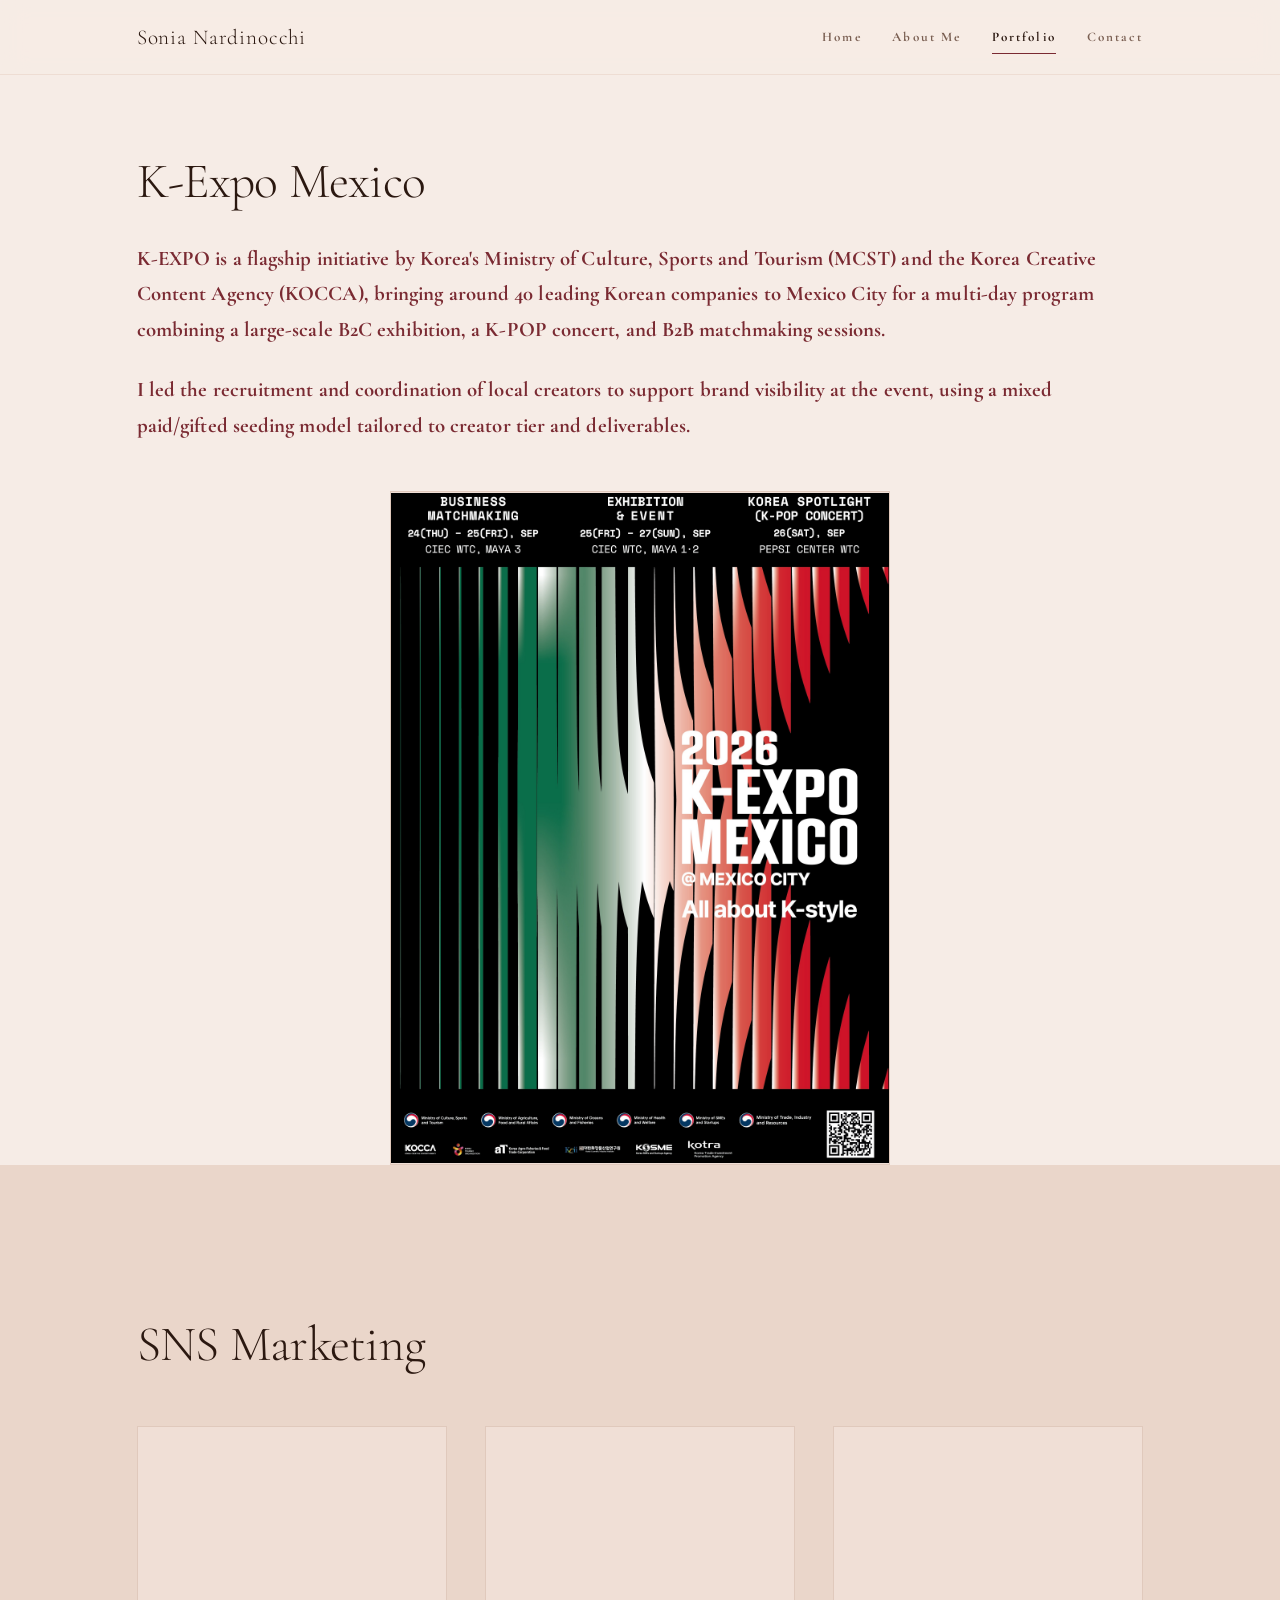
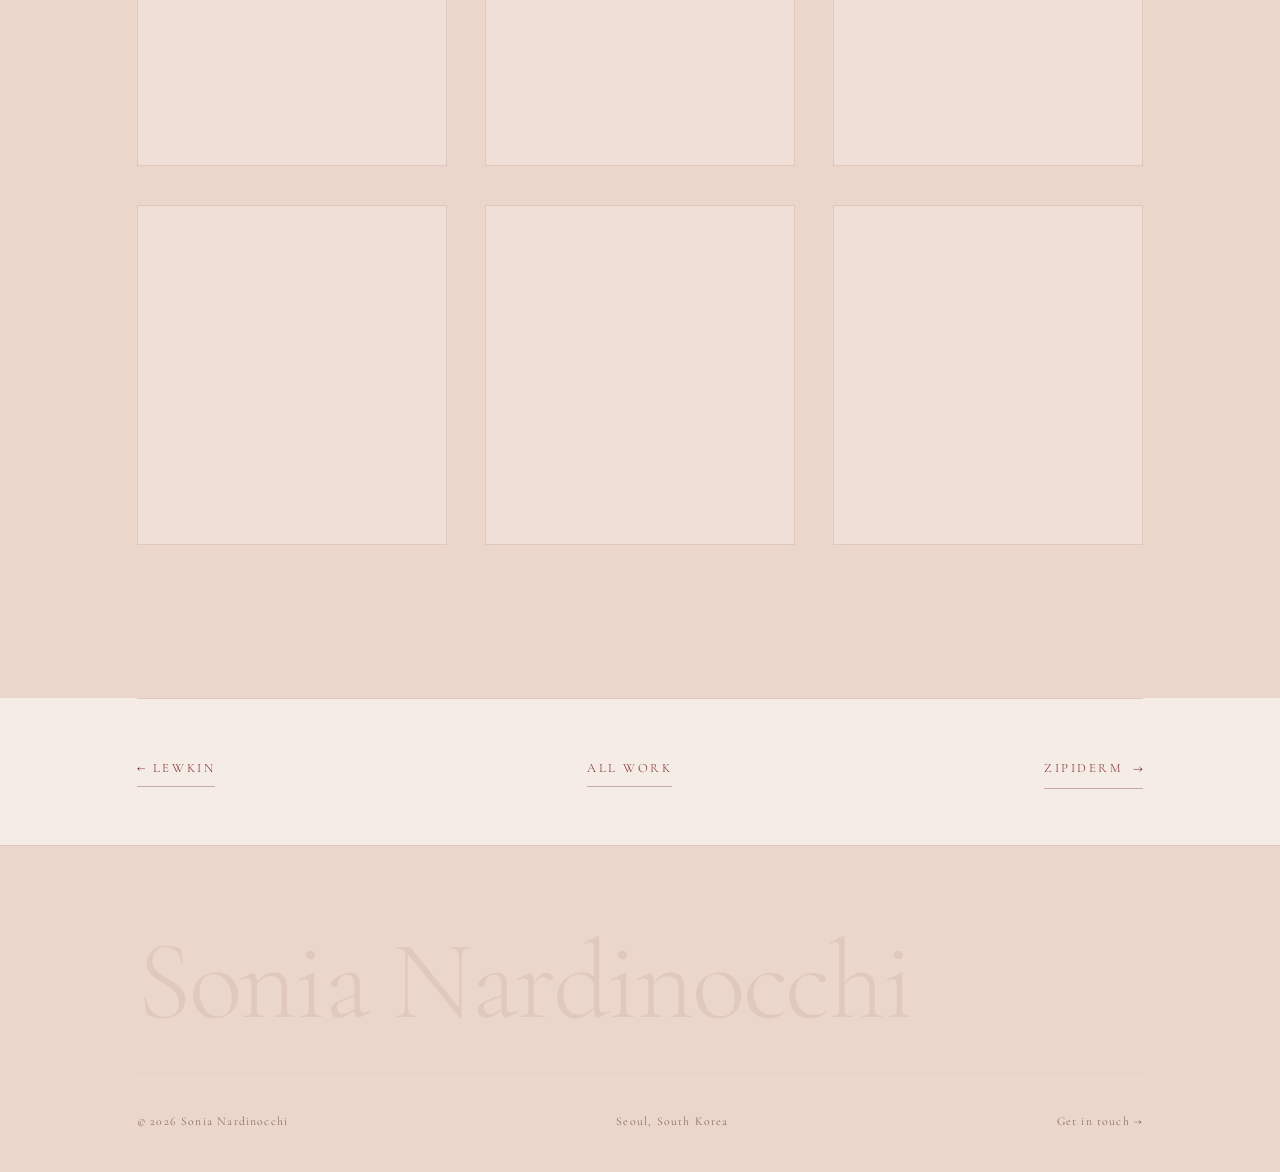
<file: work/k-expo-mexico.html>
<!doctype html>
<html lang="en">
<head>
<meta charset="utf-8">
<meta name="viewport" content="width=device-width, initial-scale=1">
<title>K-Expo Mexico — Sonia Nardinocchi</title>
<meta name="description" content="Experiential activation bringing Korean brands and creators to a Mexican audience at K-Expo Mexico.">
<link rel="icon" href="../assets/img/favicon.svg" type="image/svg+xml">
<script>document.documentElement.className+=" js";</script>
<link rel="preconnect" href="https://fonts.googleapis.com">
<link rel="preconnect" href="https://fonts.gstatic.com" crossorigin>
<link href="https://fonts.googleapis.com/css2?family=Cormorant+Garamond:ital,wght@0,300;0,400;0,500;1,300;1,400&family=Inter:wght@300;400;500&display=swap" rel="stylesheet">
<link rel="stylesheet" href="../assets/css/style.css">
</head>
<body data-case="k-expo-mexico">


<header class="site-header">
  <div class="wrap site-header__inner">
    <a class="logo" href="../index.html">Sonia Nardinocchi</a>
    <button class="nav-toggle" type="button" aria-expanded="false" aria-controls="nav" aria-label="Menu">
      <span></span><span></span><span></span>
    </button>
    <nav class="nav" id="nav" aria-label="Main">
      <a href="../index.html">home</a>
      <a href="../about.html">About Me</a>
      <a href="../portfolio.html" aria-current="page">portfolio</a>
      <a href="../contact.html">contact</a>
    </nav>
  </div>
</header>

<main id="main">

  <section class="wrap case-hero">
    <h1 class="display" style="font-size:clamp(1.8rem, 4vw, 3.1rem)">K-Expo Mexico</h1>
    <p class="lead" style="margin-top:2rem;color:var(--gold);font-weight:700">K-EXPO is a flagship initiative by Korea's Ministry of Culture, Sports and Tourism (MCST) and the Korea Creative Content Agency (KOCCA), bringing around 40 leading Korean companies to Mexico City for a multi-day program combining a large-scale B2C exhibition, a K-POP concert, and B2B matchmaking sessions.</p>
    <p class="lead" style="margin-top:1.5rem;color:var(--gold);font-weight:700">I led the recruitment and coordination of local creators to support brand visibility at the event, using a mixed paid/gifted seeding model tailored to creator tier and deliverables.</p>
  </section>

  <section class="wrap">
    <figure class="media media--wide case-cover reveal" style="margin:0 auto; max-width:500px; --ratio: 2480 / 3340">
      <img src="../assets/img/K-Expo-Mexico-2026-b.jpg" alt="K-Expo Mexico">
    </figure>
  </section>

  <section class="section section--sink">
    <div class="wrap">
      <div class="section-head reveal">
        <div>
          <h2>SNS Marketing</h2>
        </div>
      </div>

      <!-- To add your videos: open assets/js/reels.js and paste in the post IDs
           under this case's entry. Captions are set there too. -->
      <div class="reels">

        <article class="reel reveal">
          <div class="reel__frame" data-reel>
            <div class="ph">
              <b>TikTok</b>
              <small>Add the video ID in assets/js/reels.js</small>
            </div>
          </div>
          <div class="reel__cap"><b>Video one</b><span>Campaign · Market</span></div>
        </article>

        <article class="reel reveal">
          <div class="reel__frame" data-reel>
            <div class="ph">
              <b>TikTok</b>
              <small>Add the video ID in assets/js/reels.js</small>
            </div>
          </div>
          <div class="reel__cap"><b>Video two</b><span>Campaign · Market</span></div>
        </article>

        <article class="reel reveal">
          <div class="reel__frame" data-reel>
            <div class="ph">
              <b>TikTok</b>
              <small>Add the video ID in assets/js/reels.js</small>
            </div>
          </div>
          <div class="reel__cap"><b>Video three</b><span>Campaign · Market</span></div>
        </article>

        <article class="reel reveal">
          <div class="reel__frame" data-reel>
            <div class="ph">
              <b>TikTok</b>
              <small>Add the video ID in assets/js/reels.js</small>
            </div>
          </div>
          <div class="reel__cap"><b>Video four</b><span>Campaign · Market</span></div>
        </article>

        <article class="reel reveal">
          <div class="reel__frame" data-reel>
            <div class="ph">
              <b>TikTok</b>
              <small>Add the video ID in assets/js/reels.js</small>
            </div>
          </div>
          <div class="reel__cap"><b>Video five</b><span>Campaign · Market</span></div>
        </article>

        <article class="reel reveal">
          <div class="reel__frame" data-reel>
            <div class="ph">
              <b>TikTok</b>
              <small>Add the video ID in assets/js/reels.js</small>
            </div>
          </div>
          <div class="reel__cap"><b>Video six</b><span>Campaign · Market</span></div>
        </article>

      </div>
    </div>
  </section>

  <section class="wrap">
    <div class="case-nav">
      <a class="link link--plain" href="lewkin.html">← LEWKIN</a>
      <a class="link link--plain" href="../portfolio.html">All work</a>
      <a class="link" href="zipiderm.html">Zipiderm</a>
    </div>
  </section>

</main>

<footer class="site-footer">
  <div class="wrap">
    <p class="site-footer__name">Sonia Nardinocchi</p>
    <div class="site-footer__bar">
      <span>&copy; <span data-year>2026</span> Sonia Nardinocchi</span>
      <span>Seoul, South Korea</span>
      <a href="../contact.html">Get in touch →</a>
    </div>
  </div>
</footer>

<script src="../assets/js/main.js"></script>
<script src="../assets/js/reels.js"></script>
</body>
</html>
</file>
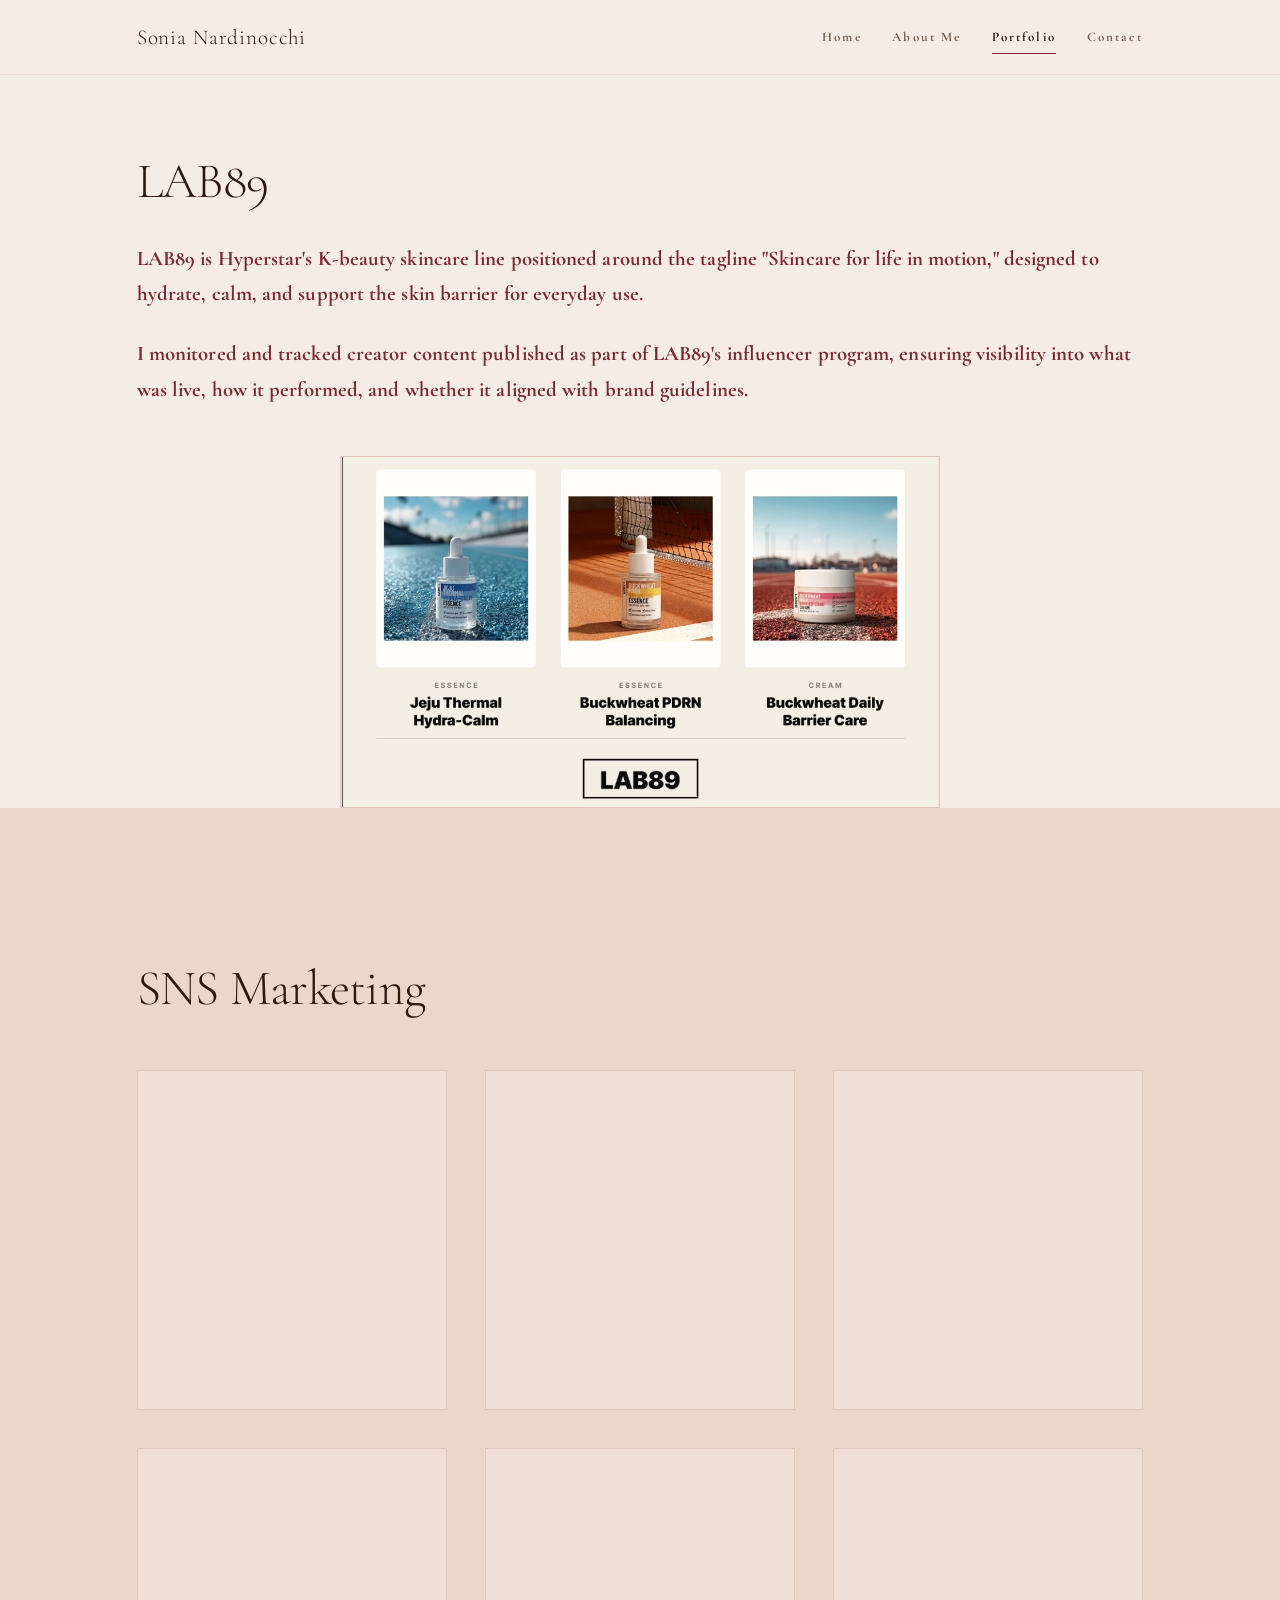
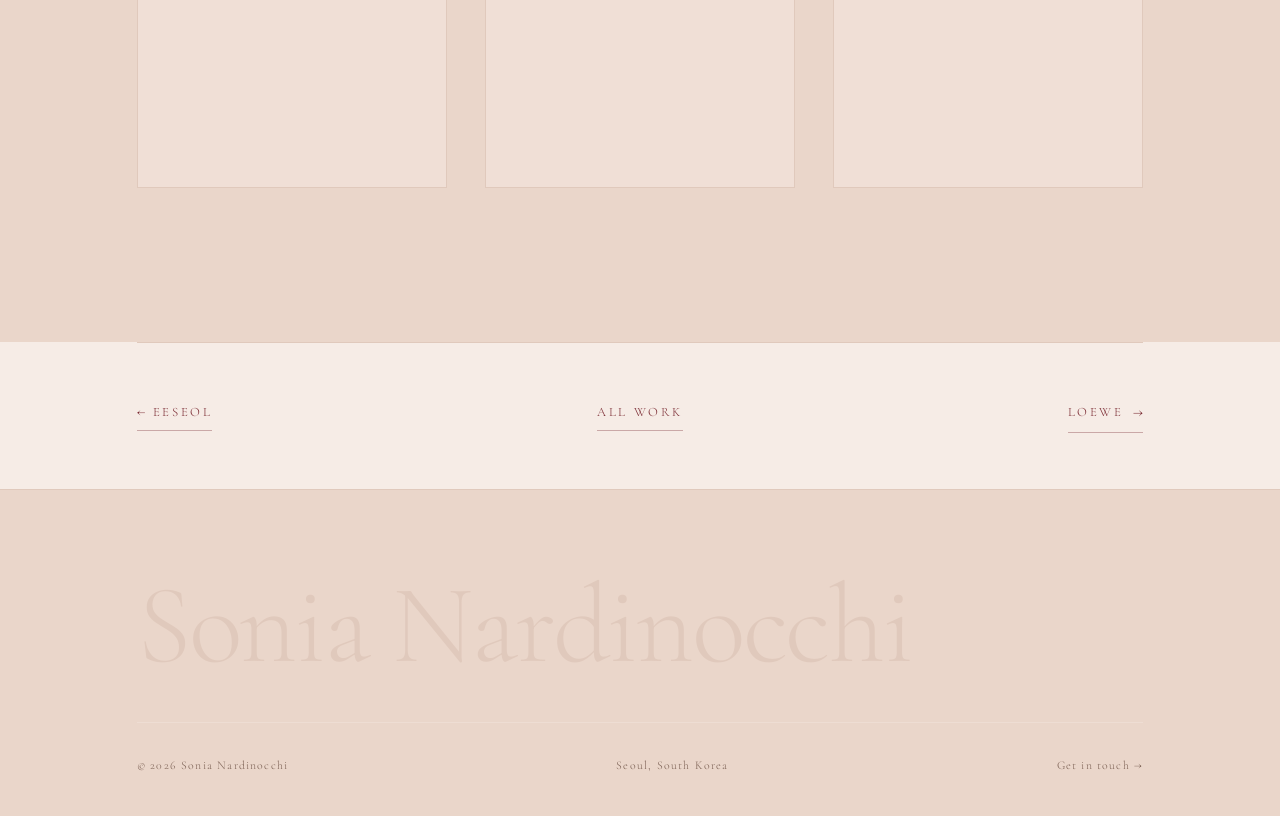
<file: work/lab89.html>
<!doctype html>
<html lang="en">
<head>
<meta charset="utf-8">
<meta name="viewport" content="width=device-width, initial-scale=1">
<title>LAB89 — Sonia Nardinocchi</title>
<meta name="description" content="LAB89 campaign work by Sonia Nardinocchi.">
<link rel="icon" href="../assets/img/favicon.svg" type="image/svg+xml">
<script>document.documentElement.className+=" js";</script>
<link rel="preconnect" href="https://fonts.googleapis.com">
<link rel="preconnect" href="https://fonts.gstatic.com" crossorigin>
<link href="https://fonts.googleapis.com/css2?family=Cormorant+Garamond:ital,wght@0,300;0,400;0,500;1,300;1,400&family=Inter:wght@300;400;500&display=swap" rel="stylesheet">
<link rel="stylesheet" href="../assets/css/style.css">
</head>
<body data-case="lab89">


<header class="site-header">
  <div class="wrap site-header__inner">
    <a class="logo" href="../index.html">Sonia Nardinocchi</a>
    <button class="nav-toggle" type="button" aria-expanded="false" aria-controls="nav" aria-label="Menu">
      <span></span><span></span><span></span>
    </button>
    <nav class="nav" id="nav" aria-label="Main">
      <a href="../index.html">home</a>
      <a href="../about.html">About Me</a>
      <a href="../portfolio.html" aria-current="page">portfolio</a>
      <a href="../contact.html">contact</a>
    </nav>
  </div>
</header>

<main id="main">

  <section class="wrap case-hero">
    <h1 class="display" style="font-size:clamp(1.8rem, 4vw, 3.1rem)">LAB89</h1>
    <p class="lead" style="margin-top:2rem;color:var(--gold);font-weight:700">LAB89 is Hyperstar's K-beauty skincare line positioned around the tagline "Skincare for life in motion," designed to hydrate, calm, and support the skin barrier for everyday use.</p>
    <p class="lead" style="margin-top:1.5rem;color:var(--gold);font-weight:700">I monitored and tracked creator content published as part of LAB89's influencer program, ensuring visibility into what was live, how it performed, and whether it aligned with brand guidelines.</p>
  </section>

  <section class="wrap">
    <figure class="media media--wide case-cover reveal" style="margin:0 auto; max-width:600px; --ratio: 1044 / 614">
      <img src="../assets/img/lab89-products.png" alt="LAB89">
    </figure>
  </section>

  <section class="section section--sink">
    <div class="wrap">
      <div class="section-head reveal">
        <div>
          <h2>SNS Marketing</h2>
        </div>
      </div>

      <!-- To add your videos: open assets/js/reels.js and paste in the post IDs
           under this case's entry. Captions are set there too. -->
      <div class="reels">

        <article class="reel reveal">
          <div class="reel__frame" data-reel>
            <div class="ph">
              <b>TikTok</b>
              <small>Add the video ID in assets/js/reels.js</small>
            </div>
          </div>
          <div class="reel__cap"><b>Video one</b><span>Campaign · Market</span></div>
        </article>

        <article class="reel reveal">
          <div class="reel__frame" data-reel>
            <div class="ph">
              <b>TikTok</b>
              <small>Add the video ID in assets/js/reels.js</small>
            </div>
          </div>
          <div class="reel__cap"><b>Video two</b><span>Campaign · Market</span></div>
        </article>

        <article class="reel reveal">
          <div class="reel__frame" data-reel>
            <div class="ph">
              <b>TikTok</b>
              <small>Add the video ID in assets/js/reels.js</small>
            </div>
          </div>
          <div class="reel__cap"><b>Video three</b><span>Campaign · Market</span></div>
        </article>

        <article class="reel reveal">
          <div class="reel__frame" data-reel>
            <div class="ph">
              <b>TikTok</b>
              <small>Add the video ID in assets/js/reels.js</small>
            </div>
          </div>
          <div class="reel__cap"><b>Video four</b><span>Campaign · Market</span></div>
        </article>

        <article class="reel reveal">
          <div class="reel__frame" data-reel>
            <div class="ph">
              <b>TikTok</b>
              <small>Add the video ID in assets/js/reels.js</small>
            </div>
          </div>
          <div class="reel__cap"><b>Video five</b><span>Campaign · Market</span></div>
        </article>

        <article class="reel reveal">
          <div class="reel__frame" data-reel>
            <div class="ph">
              <b>TikTok</b>
              <small>Add the video ID in assets/js/reels.js</small>
            </div>
          </div>
          <div class="reel__cap"><b>Video six</b><span>Campaign · Market</span></div>
        </article>

      </div>
    </div>
  </section>

  <section class="wrap">
    <div class="case-nav">
      <a class="link link--plain" href="eeseol.html">← Eeseol</a>
      <a class="link link--plain" href="../portfolio.html">All work</a>
      <a class="link" href="loewe.html">Loewe</a>
    </div>
  </section>

</main>

<footer class="site-footer">
  <div class="wrap">
    <p class="site-footer__name">Sonia Nardinocchi</p>
    <div class="site-footer__bar">
      <span>&copy; <span data-year>2026</span> Sonia Nardinocchi</span>
      <span>Seoul, South Korea</span>
      <a href="../contact.html">Get in touch →</a>
    </div>
  </div>
</footer>

<script src="../assets/js/main.js"></script>
<script src="../assets/js/reels.js"></script>
</body>
</html>
</file>
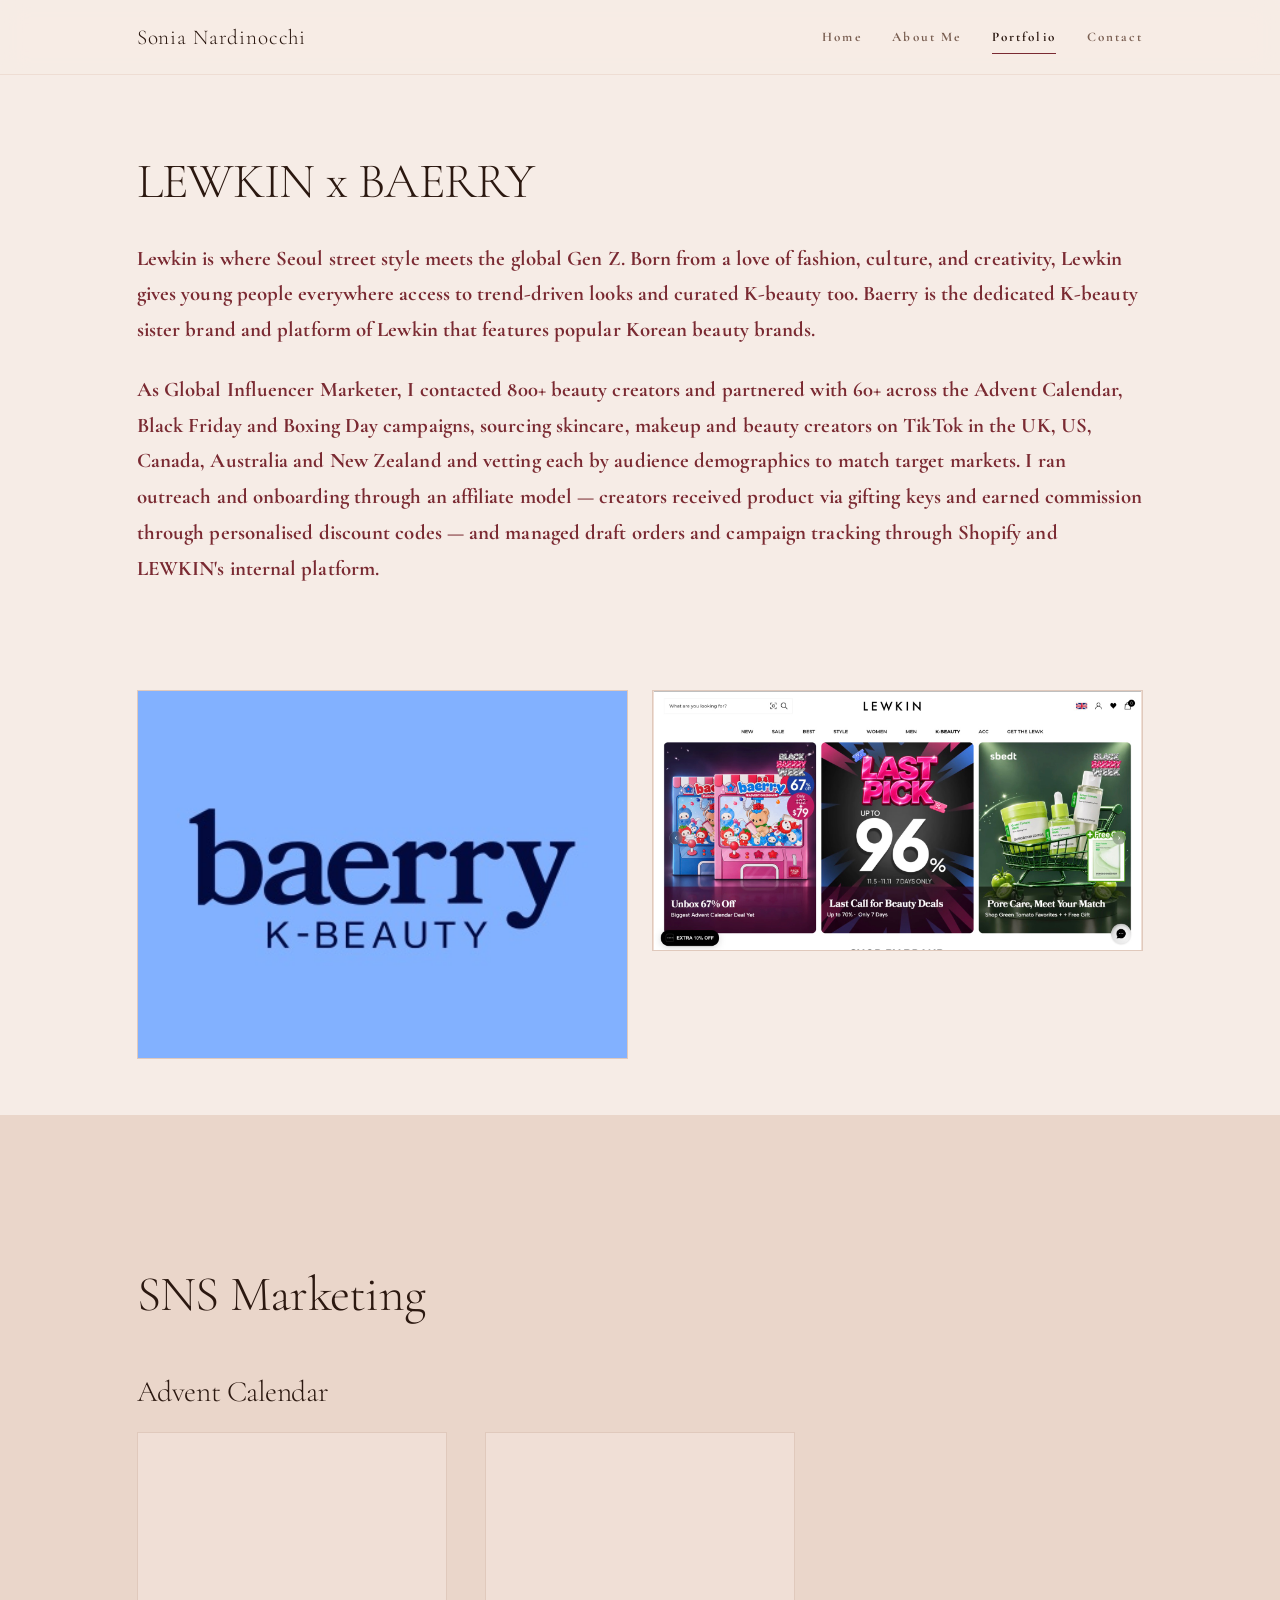
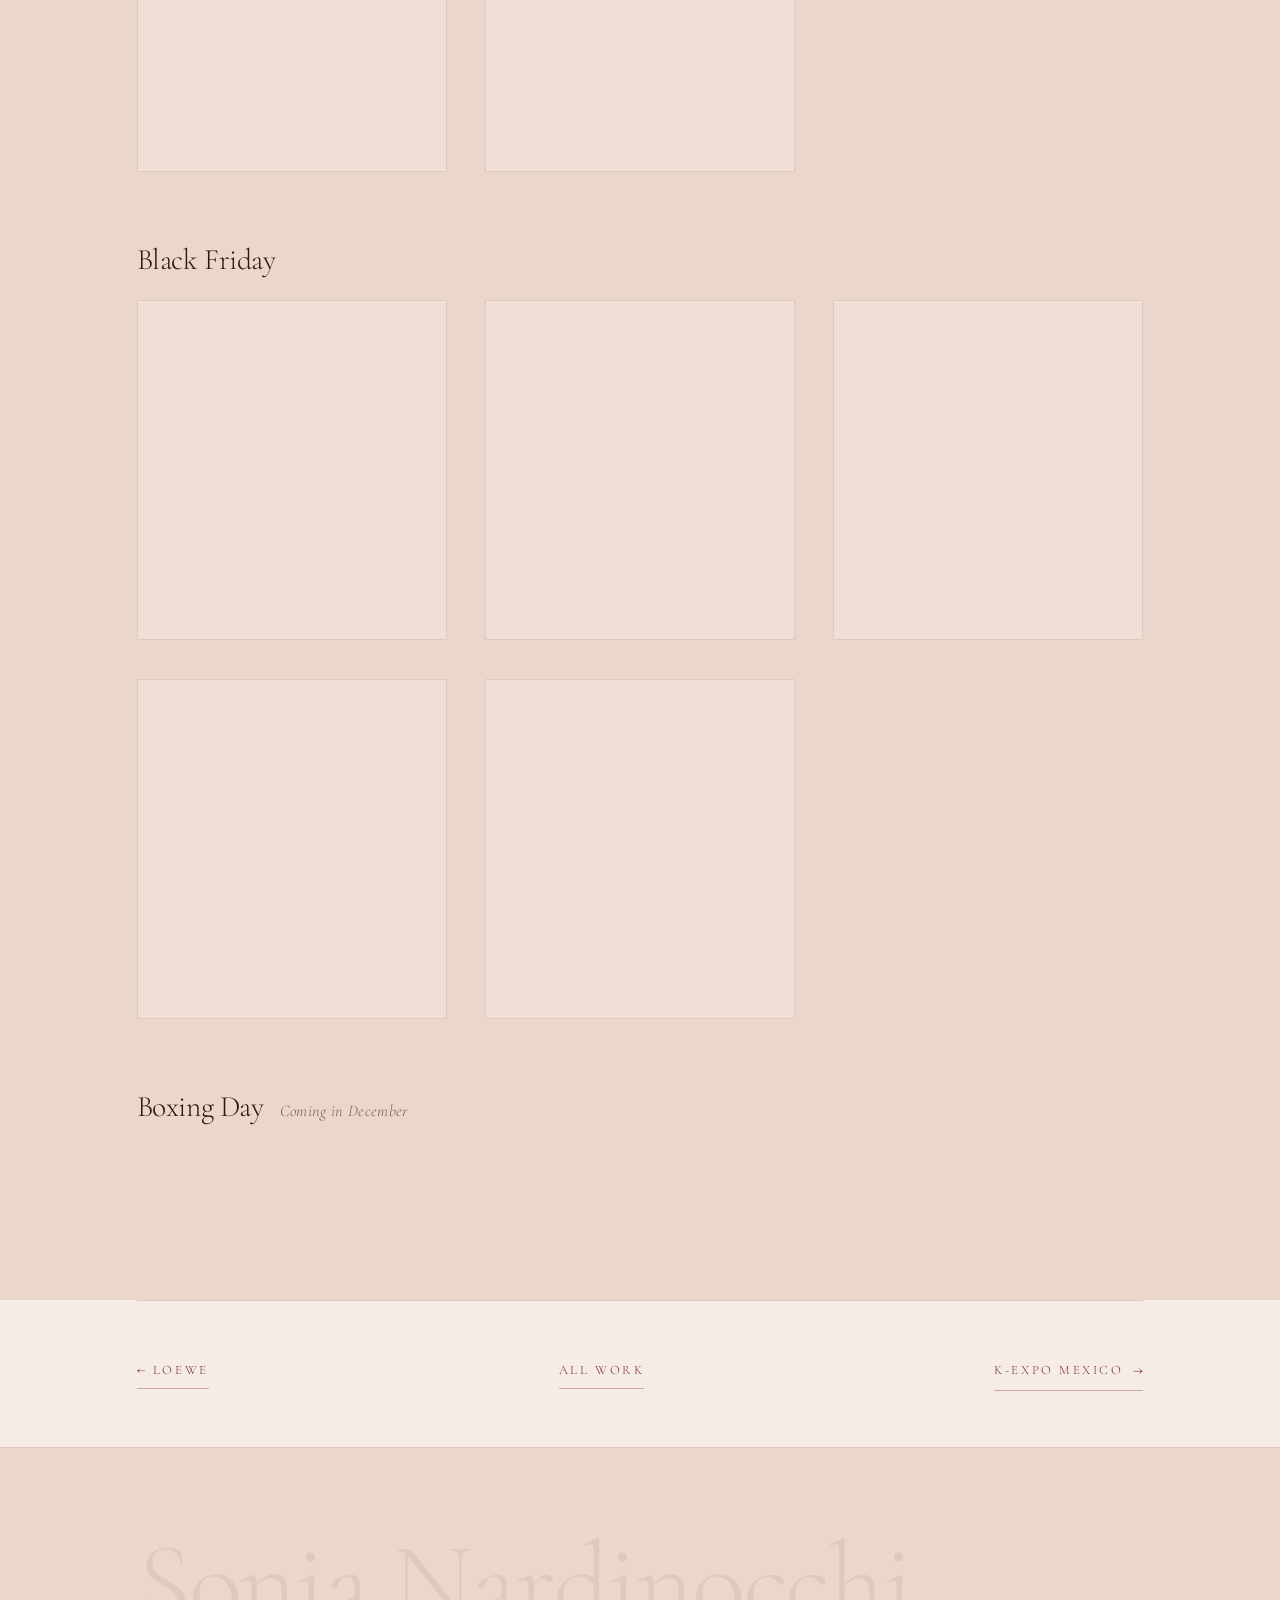
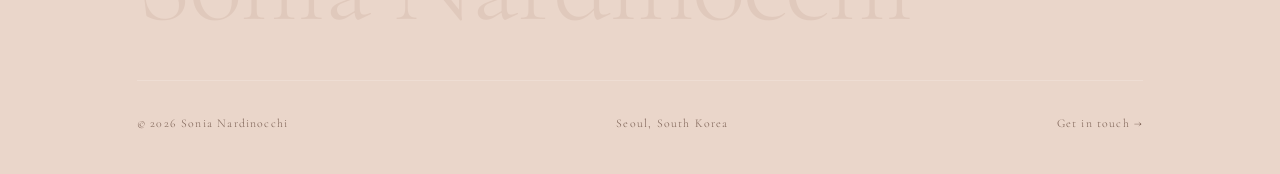
<file: work/lewkin.html>
<!doctype html>
<html lang="en">
<head>
<meta charset="utf-8">
<meta name="viewport" content="width=device-width, initial-scale=1">
<title>LEWKIN — Sonia Nardinocchi</title>
<meta name="description" content="[ One-line description of LEWKIN's Advent Calendar, Black Friday and Boxing Day creator campaigns — fill in once the brief is confirmed. ]">
<link rel="icon" href="../assets/img/favicon.svg" type="image/svg+xml">
<script>document.documentElement.className+=" js";</script>
<link rel="preconnect" href="https://fonts.googleapis.com">
<link rel="preconnect" href="https://fonts.gstatic.com" crossorigin>
<link href="https://fonts.googleapis.com/css2?family=Cormorant+Garamond:ital,wght@0,300;0,400;0,500;1,300;1,400&family=Inter:wght@300;400;500&display=swap" rel="stylesheet">
<link rel="stylesheet" href="../assets/css/style.css">
</head>
<body data-case="lewkin">


<header class="site-header">
  <div class="wrap site-header__inner">
    <a class="logo" href="../index.html">Sonia Nardinocchi</a>
    <button class="nav-toggle" type="button" aria-expanded="false" aria-controls="nav" aria-label="Menu">
      <span></span><span></span><span></span>
    </button>
    <nav class="nav" id="nav" aria-label="Main">
      <a href="../index.html">home</a>
      <a href="../about.html">About Me</a>
      <a href="../portfolio.html" aria-current="page">portfolio</a>
      <a href="../contact.html">contact</a>
    </nav>
  </div>
</header>

<main id="main">

  <section class="wrap case-hero">
    <h1 class="display" style="font-size:clamp(1.8rem, 4vw, 3.1rem);white-space:nowrap">LEWKIN x BAERRY</h1>
    <p class="lead" style="margin-top:2rem;color:var(--gold);font-weight:700">Lewkin is where Seoul street style meets the global Gen Z. Born from a love of fashion, culture, and creativity, Lewkin gives young people everywhere access to trend-driven looks and curated K-beauty too. Baerry is the dedicated K-beauty sister brand and platform of Lewkin that features popular Korean beauty brands.</p>
    <p class="lead" style="margin-top:1.5rem;color:var(--gold);font-weight:700">As Global Influencer Marketer, I contacted 800+ beauty creators and partnered with 60+ across the Advent Calendar, Black Friday and Boxing Day campaigns, sourcing skincare, makeup and beauty creators on TikTok in the UK, US, Canada, Australia and New Zealand and vetting each by audience demographics to match target markets. I ran outreach and onboarding through an affiliate model — creators received product via gifting keys and earned commission through personalised discount codes — and managed draft orders and campaign tracking through Shopify and LEWKIN's internal platform.</p>
  </section>


  <section class="wrap">
    <div class="gallery reveal" style="grid-template-columns:repeat(2,1fr)">
      <figure class="media case-cover" style="margin:0">
        <img src="../assets/img/lewkin-1.jpg" alt="Baerry K-Beauty">
      </figure>
      <figure class="media case-cover" style="margin:0; --ratio: 1600 / 848">
        <img src="../assets/img/lewkin-2.jpg" alt="LEWKIN website, Black Friday and Advent Calendar promotions">
      </figure>
    </div>
  </section>

  <section class="section section--sink">
    <div class="wrap">
      <div class="section-head reveal">
        <div>
          <h2>SNS Marketing</h2>
        </div>
      </div>

      <!-- To add your videos: open assets/js/reels.js and paste in the post IDs
           under this case's entry ('lewkin'), in the same order the slots
           appear on this page (top to bottom, left to right). Captions are
           set there too. -->

      <h3 class="reveal" style="margin-bottom:1.5rem">Advent Calendar</h3>
      <div class="reels" style="grid-template-columns:repeat(auto-fill,minmax(280px,1fr));margin-bottom:clamp(3rem,6vw,4.5rem)">

        <article class="reel reveal">
          <div class="reel__frame" data-reel>
            <div class="ph">
              <b>TikTok</b>
              <small>Add the video ID in assets/js/reels.js</small>
            </div>
          </div>
          <div class="reel__cap"><b>Video one</b><span>Advent Calendar</span></div>
        </article>

        <article class="reel reveal">
          <div class="reel__frame" data-reel>
            <div class="ph">
              <b>TikTok</b>
              <small>Add the video ID in assets/js/reels.js</small>
            </div>
          </div>
          <div class="reel__cap"><b>Video two</b><span>Advent Calendar</span></div>
        </article>

        <article class="reel reveal" style="display:none">
          <div class="reel__frame" data-reel>
            <div class="ph">
              <b>Instagram</b>
              <small>Add the reel code in assets/js/reels.js</small>
            </div>
          </div>
          <div class="reel__cap"><b>Video three</b><span>Advent Calendar</span></div>
        </article>

      </div>

      <h3 class="reveal" style="margin-bottom:1.5rem">Black Friday</h3>
      <div class="reels" style="margin-bottom:clamp(3rem,6vw,4.5rem)">

        <article class="reel reveal">
          <div class="reel__frame" data-reel>
            <div class="ph">
              <b>TikTok</b>
              <small>Add the video ID in assets/js/reels.js</small>
            </div>
          </div>
          <div class="reel__cap"><b>Video four</b><span>Black Friday</span></div>
        </article>

        <article class="reel reveal">
          <div class="reel__frame" data-reel>
            <div class="ph">
              <b>TikTok</b>
              <small>Add the video ID in assets/js/reels.js</small>
            </div>
          </div>
          <div class="reel__cap"><b>Video five</b><span>Black Friday</span></div>
        </article>

        <article class="reel reveal">
          <div class="reel__frame" data-reel>
            <div class="ph">
              <b>Instagram</b>
              <small>Add the reel code in assets/js/reels.js</small>
            </div>
          </div>
          <div class="reel__cap"><b>Video six</b><span>Black Friday</span></div>
        </article>

        <article class="reel reveal">
          <div class="reel__frame" data-reel>
            <div class="ph">
              <b>TikTok</b>
              <small>Add the video ID in assets/js/reels.js</small>
            </div>
          </div>
          <div class="reel__cap"><b>Video seven</b><span>Black Friday</span></div>
        </article>

        <article class="reel reveal">
          <div class="reel__frame" data-reel>
            <div class="ph">
              <b>TikTok</b>
              <small>Add the video ID in assets/js/reels.js</small>
            </div>
          </div>
          <div class="reel__cap"><b>Video eight</b><span>Black Friday</span></div>
        </article>

      </div>

      <h3 class="reveal" style="margin-bottom:1.5rem">Boxing Day <span style="font-size:.55em;font-style:italic;color:var(--muted);margin-left:.6em;letter-spacing:.02em">Coming in December</span></h3>
      <div class="reels" style="display:none">

        <article class="reel reveal">
          <div class="reel__frame" data-reel>
            <div class="ph">
              <b>TikTok</b>
              <small>Add the video ID in assets/js/reels.js</small>
            </div>
          </div>
          <div class="reel__cap"><b>Video eight</b><span>Boxing Day</span></div>
        </article>

        <article class="reel reveal">
          <div class="reel__frame" data-reel>
            <div class="ph">
              <b>TikTok</b>
              <small>Add the video ID in assets/js/reels.js</small>
            </div>
          </div>
          <div class="reel__cap"><b>Video nine</b><span>Boxing Day</span></div>
        </article>

        <article class="reel reveal">
          <div class="reel__frame" data-reel>
            <div class="ph">
              <b>Instagram</b>
              <small>Add the reel code in assets/js/reels.js</small>
            </div>
          </div>
          <div class="reel__cap"><b>Video ten</b><span>Boxing Day</span></div>
        </article>

      </div>
    </div>
  </section>

  <section class="wrap">
    <div class="case-nav">
      <a class="link link--plain" href="loewe.html">← Loewe</a>
      <a class="link link--plain" href="../portfolio.html">All work</a>
      <a class="link" href="k-expo-mexico.html">K-Expo Mexico</a>
    </div>
  </section>

</main>

<footer class="site-footer">
  <div class="wrap">
    <p class="site-footer__name">Sonia Nardinocchi</p>
    <div class="site-footer__bar">
      <span>&copy; <span data-year>2026</span> Sonia Nardinocchi</span>
      <span>Seoul, South Korea</span>
      <a href="../contact.html">Get in touch →</a>
    </div>
  </div>
</footer>

<script src="../assets/js/main.js"></script>
<script src="../assets/js/reels.js"></script>
</body>
</html>
</file>
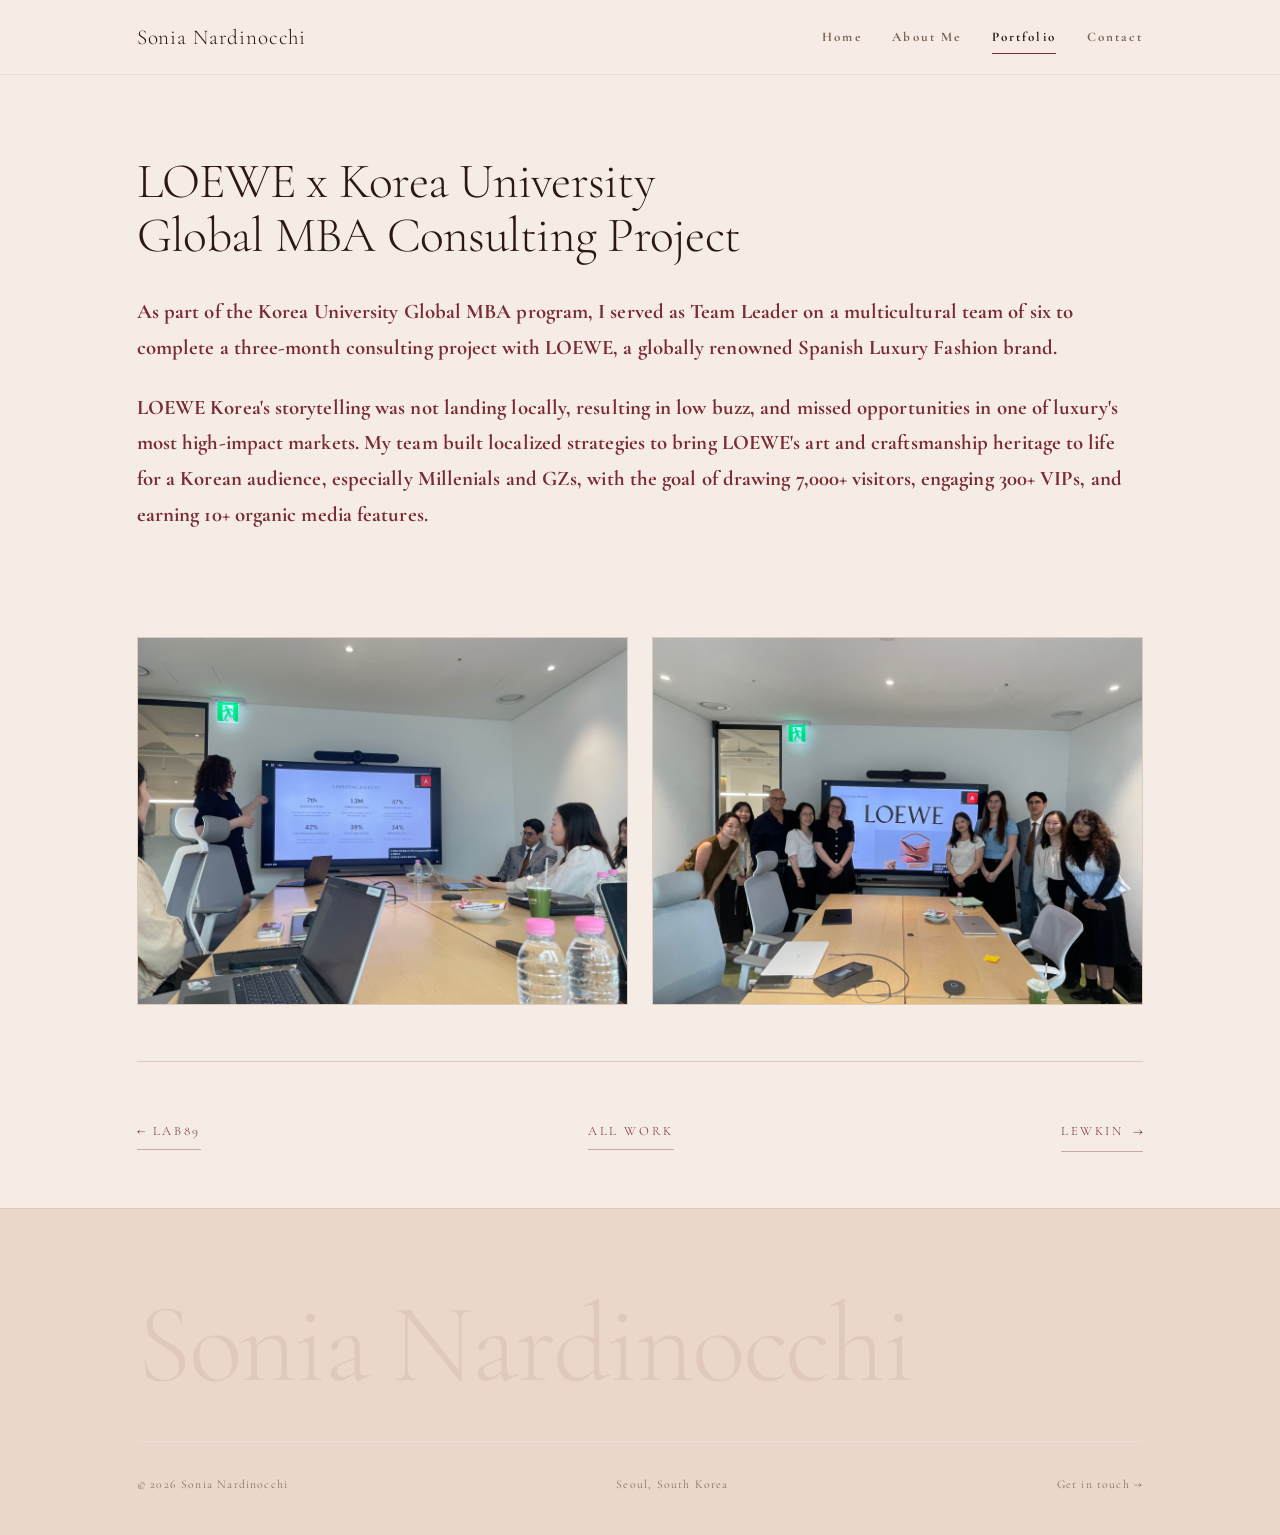
<file: work/loewe.html>
<!doctype html>
<html lang="en">
<head>
<meta charset="utf-8">
<meta name="viewport" content="width=device-width, initial-scale=1">
<title>Loewe — Sonia Nardinocchi</title>
<meta name="description" content="Luxury brand and creator work for Loewe, with a high-touch, restraint-first approach.">
<link rel="icon" href="../assets/img/favicon.svg" type="image/svg+xml">
<script>document.documentElement.className+=" js";</script>
<link rel="preconnect" href="https://fonts.googleapis.com">
<link rel="preconnect" href="https://fonts.gstatic.com" crossorigin>
<link href="https://fonts.googleapis.com/css2?family=Cormorant+Garamond:ital,wght@0,300;0,400;0,500;1,300;1,400&family=Inter:wght@300;400;500&display=swap" rel="stylesheet">
<link rel="stylesheet" href="../assets/css/style.css">
</head>
<body data-case="loewe">


<header class="site-header">
  <div class="wrap site-header__inner">
    <a class="logo" href="../index.html">Sonia Nardinocchi</a>
    <button class="nav-toggle" type="button" aria-expanded="false" aria-controls="nav" aria-label="Menu">
      <span></span><span></span><span></span>
    </button>
    <nav class="nav" id="nav" aria-label="Main">
      <a href="../index.html">home</a>
      <a href="../about.html">About Me</a>
      <a href="../portfolio.html" aria-current="page">portfolio</a>
      <a href="../contact.html">contact</a>
    </nav>
  </div>
</header>

<main id="main">

  <section class="wrap case-hero">
    <h1 class="display" style="max-width:26ch;font-size:clamp(1.8rem, 4vw, 3.1rem)">LOEWE x Korea University Global MBA Consulting Project</h1>
    <p class="lead" style="margin-top:2rem;color:var(--gold);font-family:var(--serif);font-weight:700">As part of the Korea University Global MBA program, I served as Team Leader on a multicultural team of six to complete a three-month consulting project with LOEWE, a globally renowned Spanish Luxury Fashion brand.</p>
    <p class="lead" style="margin-top:1.5rem;color:var(--gold);font-family:var(--serif);font-weight:700">LOEWE Korea's storytelling was not landing locally, resulting in low buzz, and missed opportunities in one of luxury's most high-impact markets. My team built localized strategies to bring LOEWE's art and craftsmanship heritage to life for a Korean audience, especially Millenials and GZs, with the goal of drawing 7,000+ visitors, engaging 300+ VIPs, and earning 10+ organic media features.</p>
  </section>

  <section class="wrap">
    <div class="gallery reveal" style="grid-template-columns:repeat(2,1fr)">
      <figure class="media case-cover" style="margin:0">
        <img src="../assets/img/Loewe-case-hero.jpg" alt="Loewe">
      </figure>
      <figure class="media case-cover" style="margin:0">
        <img src="../assets/img/Loewe-case-hero-2.jpg" alt="Loewe">
      </figure>
    </div>
  </section>

  <section class="wrap">
    <div class="case-nav">
      <a class="link link--plain" href="lab89.html">← LAB89</a>
      <a class="link link--plain" href="../portfolio.html">All work</a>
      <a class="link" href="lewkin.html">LEWKIN</a>
    </div>
  </section>

</main>

<footer class="site-footer">
  <div class="wrap">
    <p class="site-footer__name">Sonia Nardinocchi</p>
    <div class="site-footer__bar">
      <span>&copy; <span data-year>2026</span> Sonia Nardinocchi</span>
      <span>Seoul, South Korea</span>
      <a href="../contact.html">Get in touch →</a>
    </div>
  </div>
</footer>

<script src="../assets/js/main.js"></script>
</body>
</html>
</file>
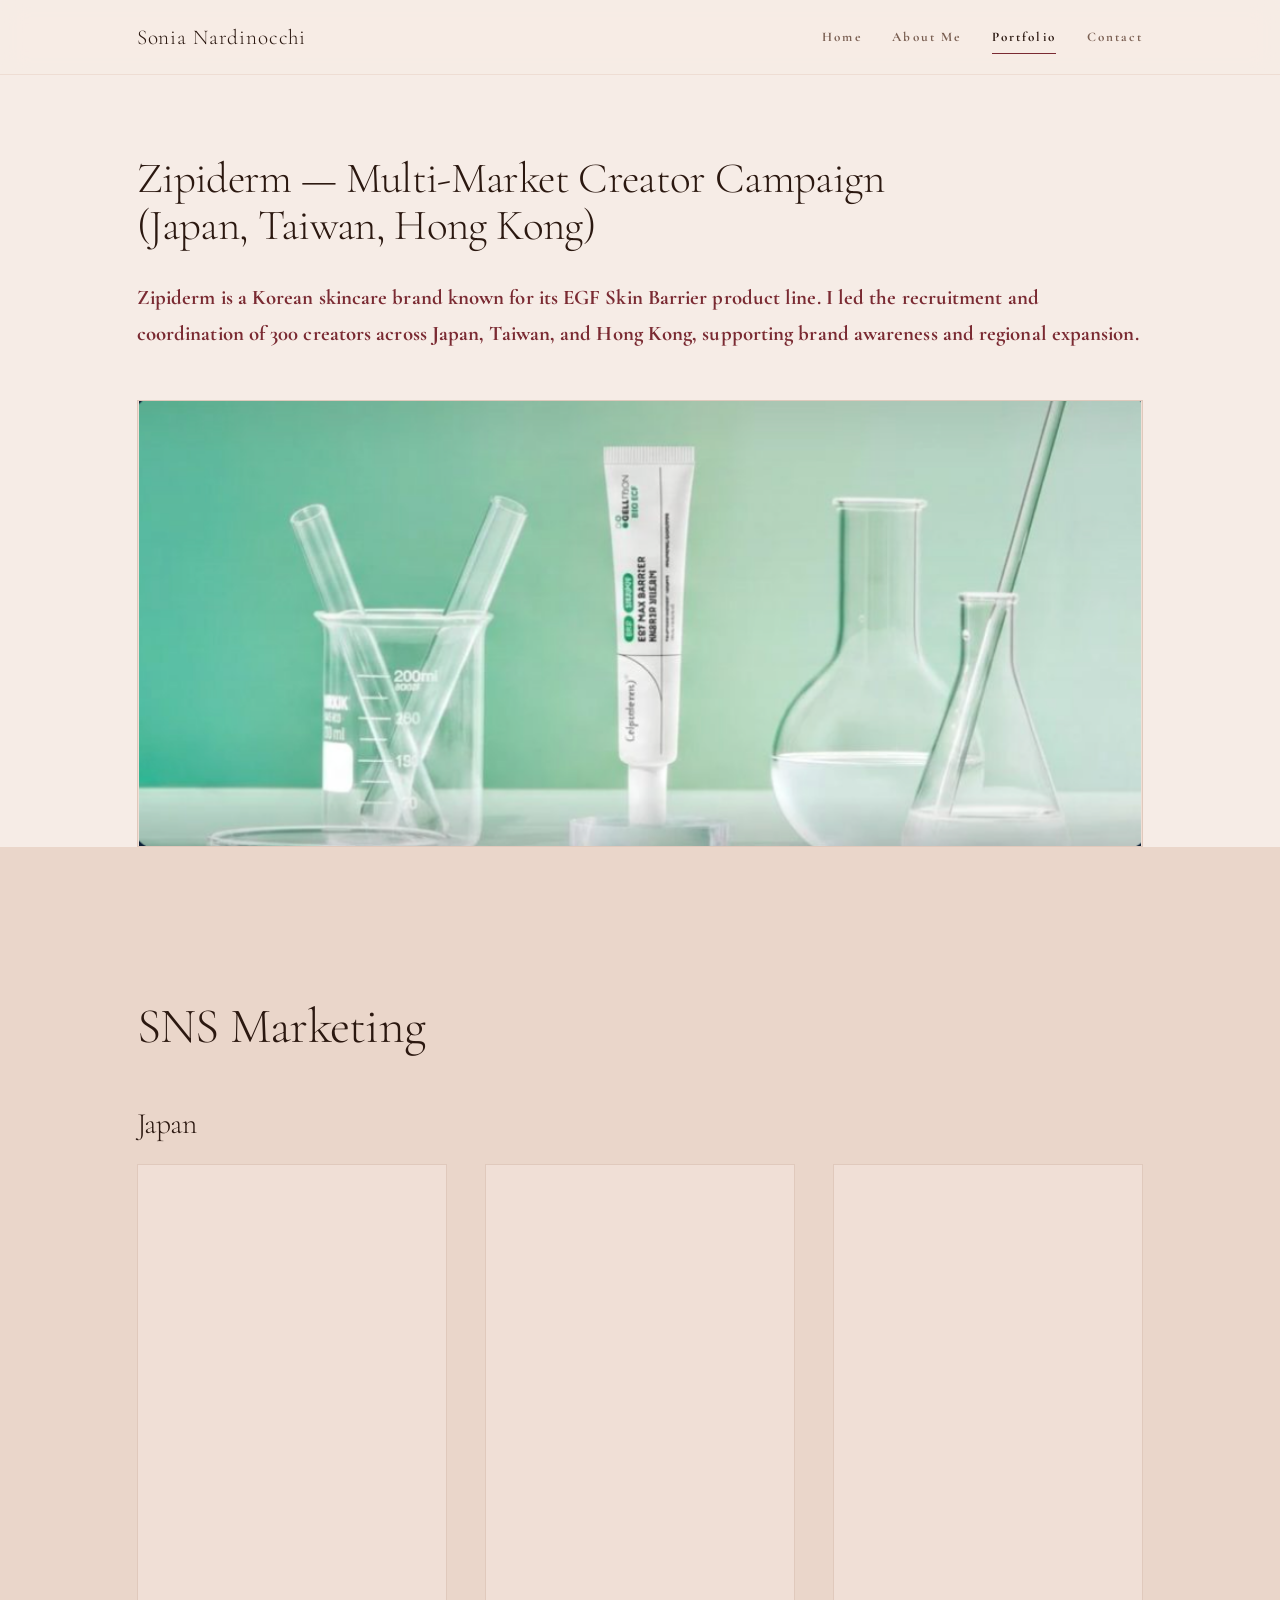
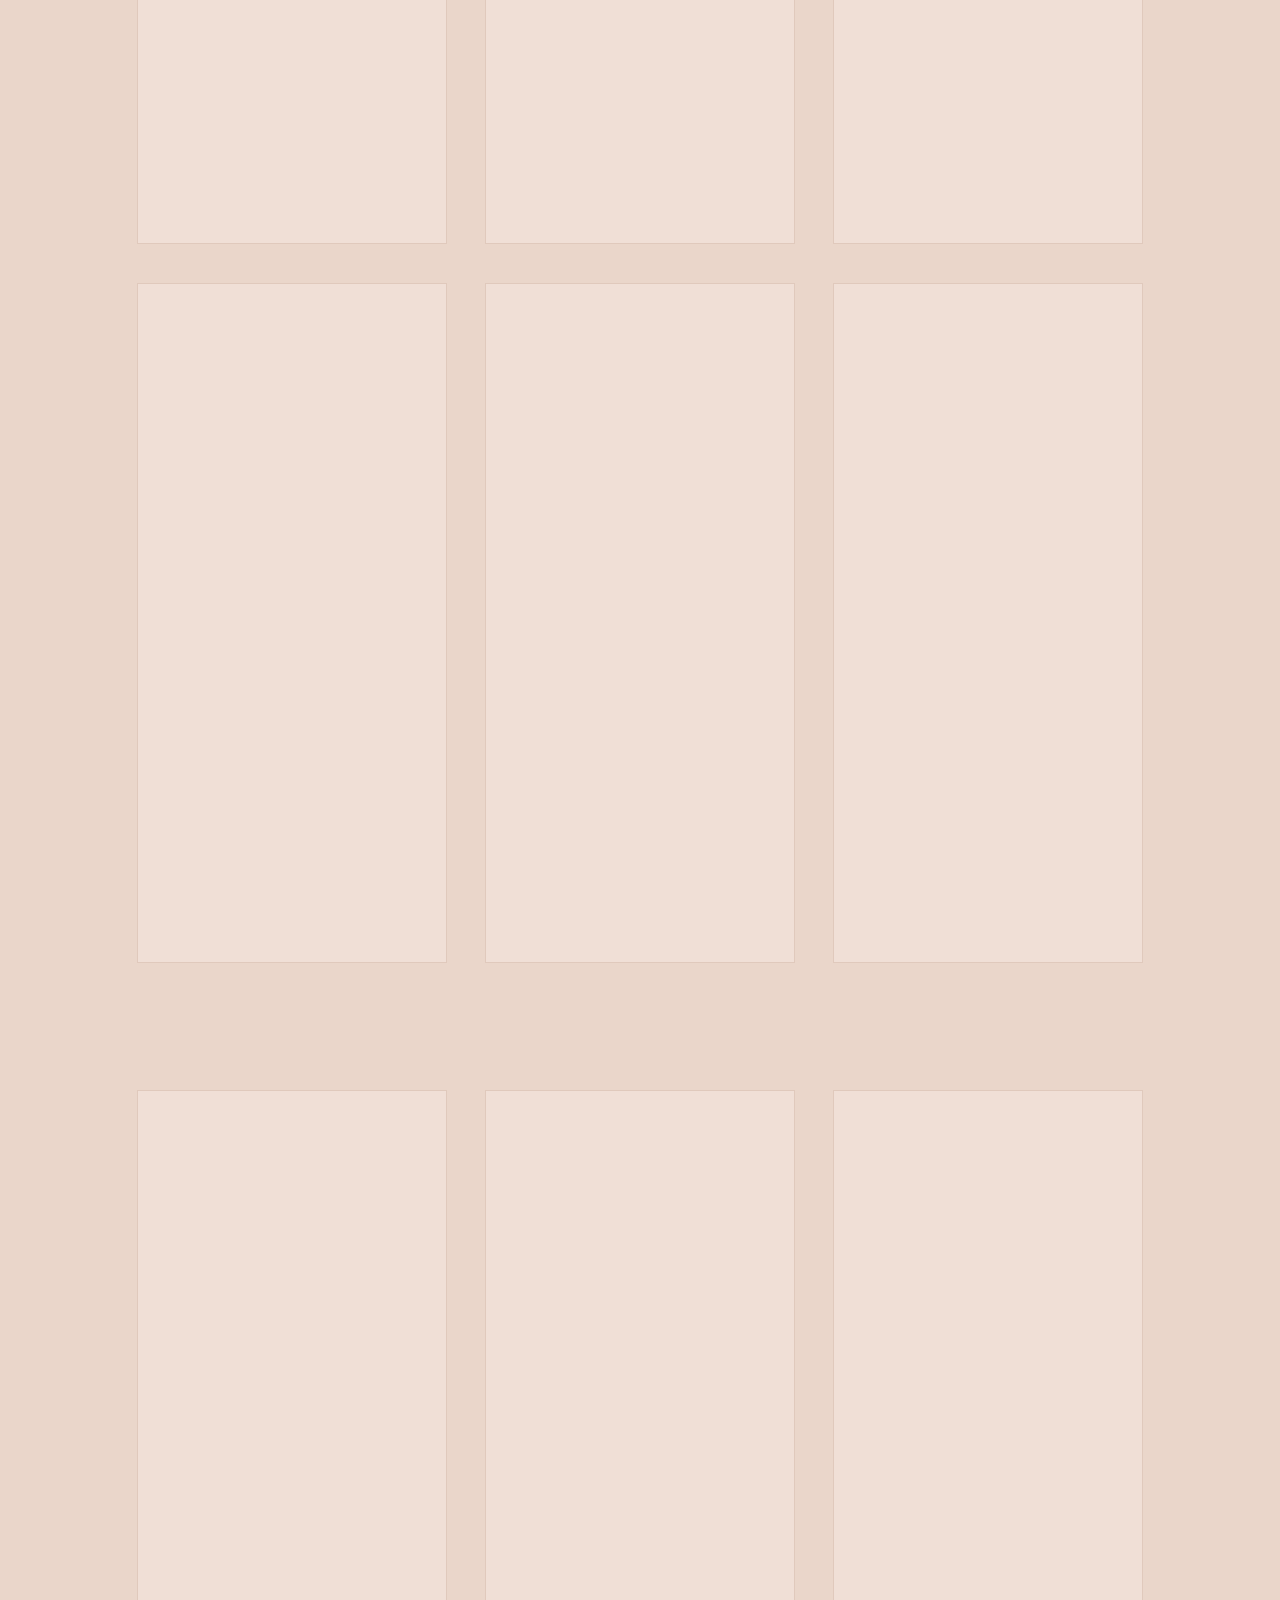
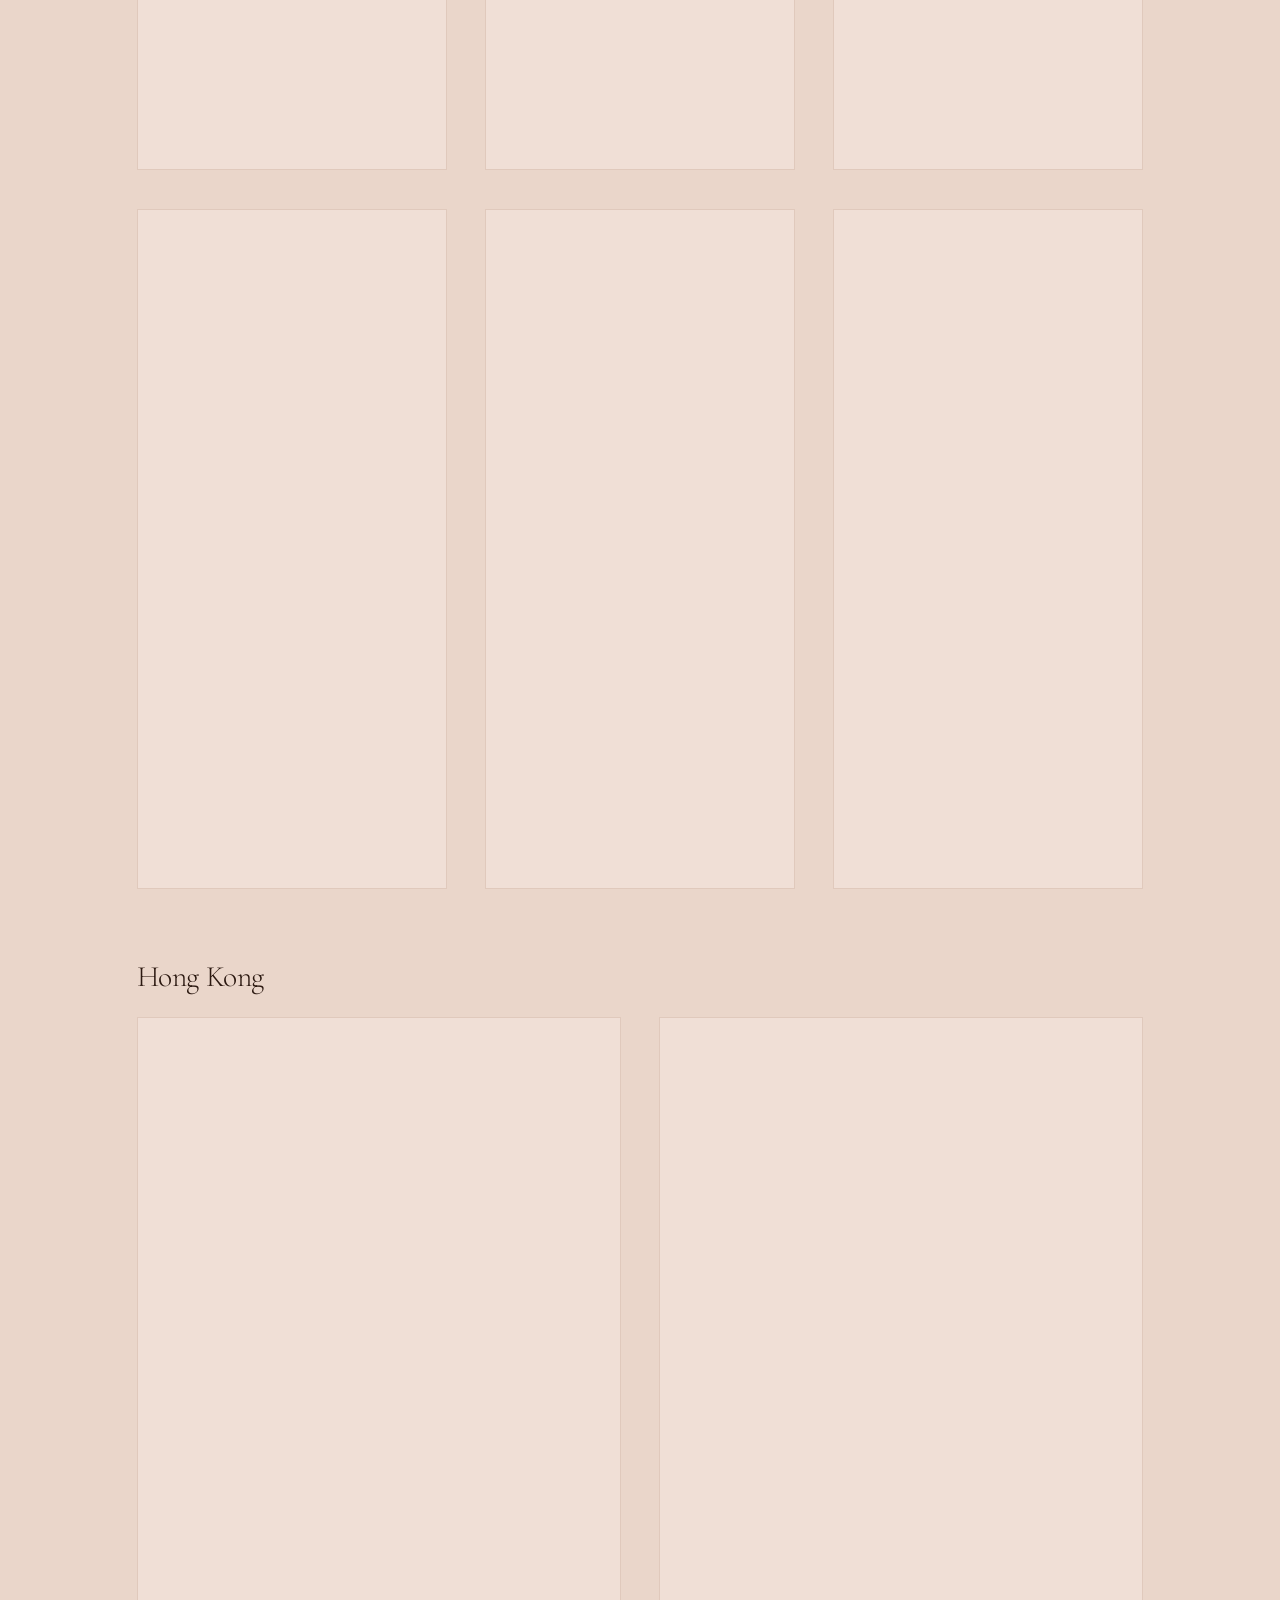
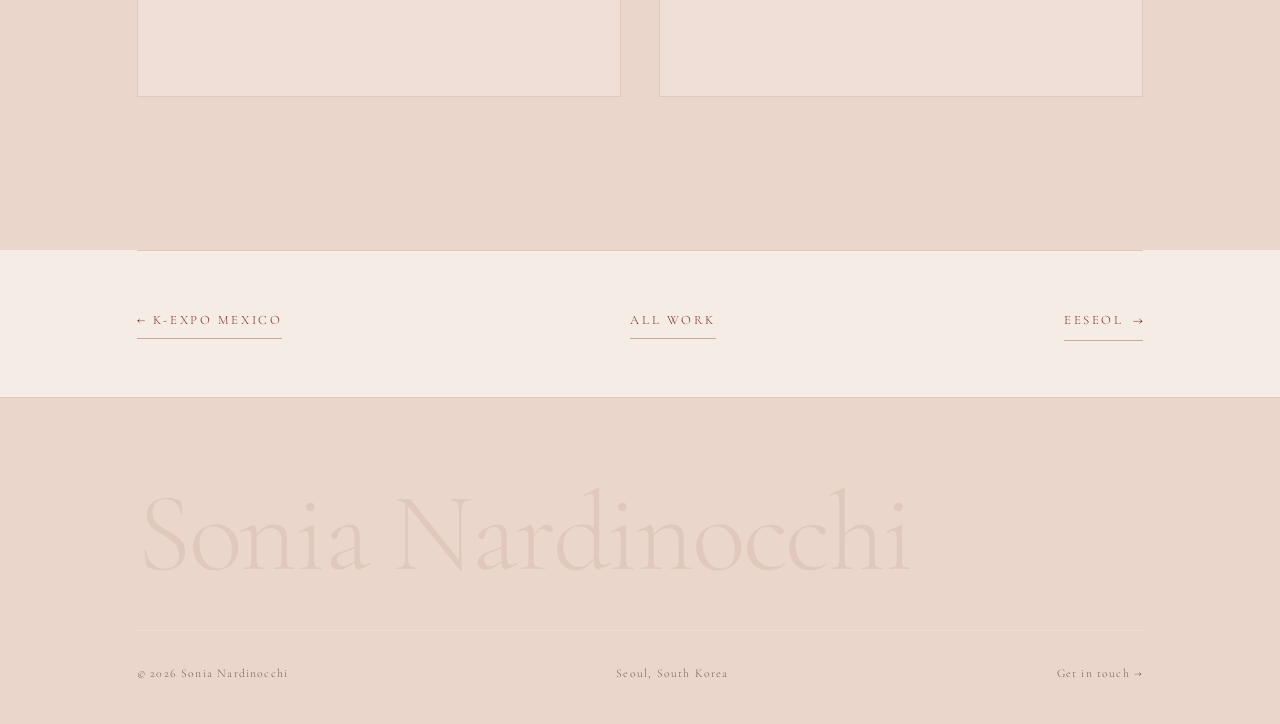
<file: work/zipiderm.html>
<!doctype html>
<html lang="en">
<head>
<meta charset="utf-8">
<meta name="viewport" content="width=device-width, initial-scale=1">
<title>Zipiderm — Sonia Nardinocchi</title>
<meta name="description" content="End-to-end influencer programme for Zipiderm, Celltrion’s EGF skin-barrier bio-derma skincare line.">
<link rel="icon" href="../assets/img/favicon.svg" type="image/svg+xml">
<script>document.documentElement.className+=" js";</script>
<link rel="preconnect" href="https://fonts.googleapis.com">
<link rel="preconnect" href="https://fonts.gstatic.com" crossorigin>
<link href="https://fonts.googleapis.com/css2?family=Cormorant+Garamond:ital,wght@0,300;0,400;0,500;1,300;1,400&family=Inter:wght@300;400;500&display=swap" rel="stylesheet">
<link rel="stylesheet" href="../assets/css/style.css">
</head>
<body data-case="zipiderm">


<header class="site-header">
  <div class="wrap site-header__inner">
    <a class="logo" href="../index.html">Sonia Nardinocchi</a>
    <button class="nav-toggle" type="button" aria-expanded="false" aria-controls="nav" aria-label="Menu">
      <span></span><span></span><span></span>
    </button>
    <nav class="nav" id="nav" aria-label="Main">
      <a href="../index.html">home</a>
      <a href="../about.html">About Me</a>
      <a href="../portfolio.html" aria-current="page">portfolio</a>
      <a href="../contact.html">contact</a>
    </nav>
  </div>
</header>

<main id="main">

  <section class="wrap case-hero">
    <h1 class="display" style="max-width:40ch;font-size:clamp(1.6rem, 3.4vw, 2.7rem)"><span style="white-space:nowrap">Zipiderm — Multi-Market Creator Campaign</span> (Japan, Taiwan, Hong Kong)</h1>
    <p class="lead" style="margin-top:2rem;color:var(--gold);font-weight:700">Zipiderm is a Korean skincare brand known for its EGF Skin Barrier product line. I led the recruitment and coordination of 300 creators across Japan, Taiwan, and Hong Kong, supporting brand awareness and regional expansion.</p>
  </section>

  <section class="wrap">
    <figure class="media media--wide case-cover reveal" style="margin:0; --ratio: 892 / 396">
      <img src="../assets/img/ZP.png" alt="Zipiderm">
    </figure>
  </section>

  <section class="section section--sink">
    <div class="wrap">
      <div class="section-head reveal">
        <div>
          <h2>SNS Marketing</h2>
        </div>
      </div>

      <!-- To add your videos: open assets/js/reels.js and paste in the post IDs
           under this case's entry. Captions are set there too. -->

      <h3 class="reveal" style="margin-bottom:1.5rem">Japan</h3>
      <div class="reels" style="margin-bottom:clamp(3rem,6vw,4.5rem)">

        <article class="reel reveal">
          <div class="reel__frame" data-reel>
            <div class="ph">
              <b>Instagram</b>
              <small>Add the reel code in assets/js/reels.js</small>
            </div>
          </div>
          <div class="reel__cap"><b>Video zero</b><span>Campaign · Market</span></div>
        </article>

        <article class="reel reveal">
          <div class="reel__frame" data-reel>
            <div class="ph">
              <b>Instagram</b>
              <small>Add the reel code in assets/js/reels.js</small>
            </div>
          </div>
          <div class="reel__cap"><b>Video one</b><span>Campaign · Market</span></div>
        </article>

        <article class="reel reveal">
          <div class="reel__frame" data-reel>
            <div class="ph">
              <b>Instagram</b>
              <small>Add the reel code in assets/js/reels.js</small>
            </div>
          </div>
          <div class="reel__cap"><b>Video two</b><span>Campaign · Market</span></div>
        </article>

        <article class="reel reveal">
          <div class="reel__frame" data-reel>
            <div class="ph">
              <b>Instagram</b>
              <small>Add the reel code in assets/js/reels.js</small>
            </div>
          </div>
          <div class="reel__cap"><b>Video three</b><span>Campaign · Market</span></div>
        </article>

        <article class="reel reveal">
          <div class="reel__frame" data-reel>
            <div class="ph">
              <b>Instagram</b>
              <small>Add the reel code in assets/js/reels.js</small>
            </div>
          </div>
          <div class="reel__cap"><b>Video four</b><span>Campaign · Market</span></div>
        </article>

        <article class="reel reveal">
          <div class="reel__frame" data-reel>
            <div class="ph">
              <b>Instagram</b>
              <small>Add the reel code in assets/js/reels.js</small>
            </div>
          </div>
          <div class="reel__cap"><b>Video five</b><span>Campaign · Market</span></div>
        </article>

      </div>

      <h3 class="reveal" style="margin-bottom:1.5rem">Taiwan</h3>
      <div class="reels" style="margin-bottom:clamp(3rem,6vw,4.5rem)">

        <article class="reel reveal">
          <div class="reel__frame" data-reel>
            <div class="ph">
              <b>Instagram</b>
              <small>Add the reel code in assets/js/reels.js</small>
            </div>
          </div>
          <div class="reel__cap"><b>Video four</b><span>Campaign · Market</span></div>
        </article>

        <article class="reel reveal">
          <div class="reel__frame" data-reel>
            <div class="ph">
              <b>Instagram</b>
              <small>Add the reel code in assets/js/reels.js</small>
            </div>
          </div>
          <div class="reel__cap"><b>Video five</b><span>Campaign · Market</span></div>
        </article>

        <article class="reel reveal">
          <div class="reel__frame" data-reel>
            <div class="ph">
              <b>TikTok</b>
              <small>Add the video ID in assets/js/reels.js</small>
            </div>
          </div>
          <div class="reel__cap"><b>Video six</b><span>Campaign · Market</span></div>
        </article>

        <article class="reel reveal">
          <div class="reel__frame" data-reel>
            <div class="ph">
              <b>Instagram</b>
              <small>Add the reel code in assets/js/reels.js</small>
            </div>
          </div>
          <div class="reel__cap"><b>Video seven</b><span>Campaign · Market</span></div>
        </article>

        <article class="reel reveal">
          <div class="reel__frame" data-reel>
            <div class="ph">
              <b>Instagram</b>
              <small>Add the reel code in assets/js/reels.js</small>
            </div>
          </div>
          <div class="reel__cap"><b>Video eight</b><span>Campaign · Market</span></div>
        </article>

        <article class="reel reveal">
          <div class="reel__frame" data-reel>
            <div class="ph">
              <b>Instagram</b>
              <small>Add the reel code in assets/js/reels.js</small>
            </div>
          </div>
          <div class="reel__cap"><b>Video nine</b><span>Campaign · Market</span></div>
        </article>

      </div>

      <h3 class="reveal" style="margin-bottom:1.5rem">Hong Kong</h3>
      <div class="reels">

        <article class="reel reveal">
          <div class="reel__frame" data-reel>
            <div class="ph">
              <b>Instagram</b>
              <small>Add the reel code in assets/js/reels.js</small>
            </div>
          </div>
          <div class="reel__cap"><b>Video seven</b><span>Campaign · Market</span></div>
        </article>

        <article class="reel reveal">
          <div class="reel__frame" data-reel>
            <div class="ph">
              <b>Instagram</b>
              <small>Add the reel code in assets/js/reels.js</small>
            </div>
          </div>
          <div class="reel__cap"><b>Video eight</b><span>Campaign · Market</span></div>
        </article>

        <article class="reel reveal">
          <div class="reel__frame" data-reel>
            <div class="ph">
              <b>TikTok</b>
              <small>Add the video ID in assets/js/reels.js</small>
            </div>
          </div>
          <div class="reel__cap"><b>Video nine</b><span>Campaign · Market</span></div>
        </article>

      </div>
    </div>
  </section>

  <section class="wrap">
    <div class="case-nav">
      <a class="link link--plain" href="k-expo-mexico.html">← K-Expo Mexico</a>
      <a class="link link--plain" href="../portfolio.html">All work</a>
      <a class="link" href="eeseol.html">Eeseol</a>
    </div>
  </section>

</main>

<footer class="site-footer">
  <div class="wrap">
    <p class="site-footer__name">Sonia Nardinocchi</p>
    <div class="site-footer__bar">
      <span>&copy; <span data-year>2026</span> Sonia Nardinocchi</span>
      <span>Seoul, South Korea</span>
      <a href="../contact.html">Get in touch →</a>
    </div>
  </div>
</footer>

<script src="../assets/js/main.js"></script>
<script src="../assets/js/reels.js"></script>
</body>
</html>
</file>
<file: assets/css/style.css>
/* ==========================================================================
   Sonia Nardinocchi — portfolio
   Palette: blush nude & maroon
   ========================================================================== */

:root {
  --bg:        #F6ECE6;
  --bg-raise:  #F0DFD6;
  --bg-sink:   #EAD6CA;
  --text:      #2B1810;
  --muted:     #7A5F52;
  --gold:      #7A2A32;
  --gold-soft: #9C4A46;
  --line:      #E0C9BC;
  --line-soft: #EEDDD3;

  --serif: "Cormorant Garamond", "Times New Roman", Georgia, serif;
  --sans:  "Inter", -apple-system, BlinkMacSystemFont, "Segoe UI", Helvetica, Arial, sans-serif;

  --gutter: clamp(1.5rem, 6vw, 6rem);
  --max:    1160px;
  --max-narrow: 700px;

  --ease: cubic-bezier(.22,.61,.36,1);
}

*, *::before, *::after { box-sizing: border-box; }

html { scroll-behavior: smooth; -webkit-text-size-adjust: 100%; }
@media (prefers-reduced-motion: reduce) {
  html { scroll-behavior: auto; }
  *, *::before, *::after { animation-duration: .001ms !important; transition-duration: .001ms !important; }
}

body {
  margin: 0;
  background: var(--bg);
  color: var(--text);
  font-family: var(--serif);
  font-size: 1.0625rem;
  font-weight: 300;
  line-height: 1.75;
  letter-spacing: .005em;
  -webkit-font-smoothing: antialiased;
  text-rendering: optimizeLegibility;
}

img { max-width: 100%; display: block; }

a { color: inherit; }

::selection { background: var(--gold); color: var(--bg); }

:focus-visible {
  outline: 1px solid var(--gold);
  outline-offset: 3px;
}

/* --------------------------------------------------------------- type ---- */

h1, h2, h3, h4 {
  font-family: var(--serif);
  font-weight: 300;
  line-height: 1.08;
  letter-spacing: -.015em;
  margin: 0;
}

.display {
  font-size: clamp(2.6rem, 7.2vw, 5.5rem);
}
.display em { font-style: italic; color: var(--gold-soft); }
.display strong { font-weight: 400; }

h2, .h2 { font-size: clamp(1.9rem, 4.2vw, 3.1rem); }
h3, .h3 { font-size: clamp(1.35rem, 2.4vw, 1.85rem); }

.eyebrow {
  font-family: var(--sans);
  font-size: .69rem;
  font-weight: 400;
  letter-spacing: .3em;
  text-transform: uppercase;
  color: var(--gold);
  margin: 0 0 1.4rem;
  display: block;
}
.eyebrow--muted { color: var(--muted); }

p { margin: 0 0 1.35rem; color: #4F3A30; }
p.lead {
  font-size: clamp(1.1rem, 1.8vw, 1.3rem);
  line-height: 1.72;
  color: var(--text);
  font-weight: 300;
}
p:last-child { margin-bottom: 0; }

.muted { color: var(--muted); }
.gold  { color: var(--gold); }

/* ------------------------------------------------------------- layout ---- */

.wrap {
  width: 100%;
  max-width: var(--max);
  margin-inline: auto;
  padding-inline: var(--gutter);
}
.wrap--narrow { max-width: var(--max-narrow); }

.section { padding-block: clamp(5rem, 12vw, 10.5rem); }
.section--tight { padding-block: clamp(3.5rem, 8vw, 6.5rem); }
.section--sink { background: var(--bg-sink); }

.rule {
  border: 0;
  border-top: 1px solid var(--line);
  margin: 0;
}
.rule--gold {
  width: 56px;
  border-top: 1px solid var(--gold);
  margin: 0 0 2rem;
}
.rule--gold.is-centered { margin-inline: auto; }

.center { text-align: center; }

/* ------------------------------------------------------------- header ---- */

.site-header {
  position: sticky; top: 0; z-index: 100;
  background: rgba(246,236,230,.82);
  backdrop-filter: saturate(160%) blur(14px);
  -webkit-backdrop-filter: saturate(160%) blur(14px);
  border-bottom: 1px solid var(--line-soft);
}
.site-header__inner {
  display: flex; align-items: center; justify-content: space-between;
  gap: 1.5rem;
  min-height: 74px;
}

.logo {
  font-family: var(--serif);
  font-size: 1.32rem;
  letter-spacing: .04em;
  text-decoration: none;
  white-space: nowrap;
}
.logo span { color: var(--gold); }

.nav { display: flex; align-items: center; gap: clamp(1.1rem, 2.4vw, 2.2rem); }
.nav a {
  position: relative;
  text-decoration: none;
  font-size: .82rem;
  font-weight: 700;
  letter-spacing: .16em;
  text-transform: capitalize;
  color: var(--muted);
  padding-block: .35rem;
  transition: color .3s var(--ease);
}
.nav a::after {
  content: "";
  position: absolute; left: 0; bottom: 0;
  width: 100%; height: 1px;
  background: var(--gold);
  transform: scaleX(0); transform-origin: right;
  transition: transform .4s var(--ease);
}
.nav a:hover { color: var(--text); }
.nav a:hover::after { transform: scaleX(1); transform-origin: left; }
.nav a[aria-current="page"] { color: var(--text); }
.nav a[aria-current="page"]::after { transform: scaleX(1); }

.nav-toggle {
  display: none;
  background: none; border: 0; cursor: pointer;
  padding: .6rem; margin-right: -.6rem;
  color: var(--text);
}
.nav-toggle span {
  display: block; width: 24px; height: 1px;
  background: currentColor;
  transition: transform .35s var(--ease), opacity .25s var(--ease);
}
.nav-toggle span + span { margin-top: 7px; }
.nav-toggle[aria-expanded="true"] span:nth-child(1) { transform: translateY(8px) rotate(45deg); }
.nav-toggle[aria-expanded="true"] span:nth-child(2) { opacity: 0; }
.nav-toggle[aria-expanded="true"] span:nth-child(3) { transform: translateY(-8px) rotate(-45deg); }

@media (max-width: 760px) {
  .nav-toggle { display: block; }
  .nav {
    position: fixed; inset: 74px 0 auto 0;
    flex-direction: column; align-items: flex-start;
    gap: 0;
    background: var(--bg);
    border-bottom: 1px solid var(--line);
    padding: .5rem var(--gutter) 2rem;
    transform: translateY(-12px);
    opacity: 0; pointer-events: none;
    transition: opacity .3s var(--ease), transform .3s var(--ease);
  }
  .nav.is-open { opacity: 1; transform: none; pointer-events: auto; }
  .nav a {
    width: 100%;
    font-size: 1.4rem;
    font-family: var(--serif);
    letter-spacing: .02em;
    padding-block: .85rem;
    border-bottom: 1px solid var(--line-soft);
  }
  .nav a::after { display: none; }
}

/* --------------------------------------------------------------- media --- */
/* A .media box holds either a .ph placeholder or a real <img>.
   To use a real photo: delete the <div class="ph">…</div> and
   uncomment the <img> line beside it. Nothing else changes.        */

.media {
  position: relative;
  overflow: hidden;
  background: var(--bg-raise);
  border: 1px solid var(--line);
  aspect-ratio: var(--ratio, 3 / 2);
}
.media > img,
.media > .ph { width: 100%; height: 100%; }
.media > img { object-fit: cover; }

.media--portrait { --ratio: 4 / 5; }
.media--square   { --ratio: 1 / 1; }
.media--wide     { --ratio: 16 / 9; }
.media--vertical { --ratio: 9 / 16; }

.ph {
  display: flex; flex-direction: column;
  align-items: center; justify-content: center;
  gap: .6rem;
  text-align: center;
  padding: 1.25rem;
  color: var(--muted);
  background: var(--bg-raise);
}
.ph::before {
  content: "";
  width: 14px; height: 1px;
  background: var(--gold);
  position: relative;
  flex: none;
}
.ph b {
  font-family: var(--sans);
  font-weight: 400;
  font-size: .66rem;
  letter-spacing: .26em;
  text-transform: uppercase;
  color: var(--gold);
}
.ph small {
  font-size: .72rem;
  letter-spacing: .02em;
  line-height: 1.5;
  color: var(--muted);
  max-width: 26ch;
}

/* ---------------------------------------------------------------- hero --- */

.hero { position: relative; border-bottom: 1px solid var(--line-soft); }
.hero__media { --ratio: 21 / 9; border: 0; border-bottom: 1px solid var(--line); }
@media (max-width: 860px) { .hero__media { --ratio: 4 / 3; } }

.hero__body { padding-block: clamp(3rem, 8vw, 6rem); }
.hero__intro { max-width: 58ch; font-size: clamp(1.6rem, 3.6vw, 2.75rem); }

.hero__meta {
  display: flex; flex-wrap: wrap; gap: 1rem 2.5rem;
  margin-top: clamp(2.5rem, 5vw, 4rem);
  padding-top: 2rem;
  border-top: 1px solid var(--line);
}
.hero__meta div { min-width: 150px; }
.hero__meta dt {
  font-size: .68rem; letter-spacing: .24em; text-transform: uppercase;
  color: var(--gold); margin-bottom: .45rem;
}
.hero__meta dd { margin: 0; font-size: .95rem; color: var(--text); }

/* --------------------------------------------------------------- stats --- */

.stats {
  display: grid;
  grid-template-columns: repeat(auto-fit, minmax(190px, 1fr));
  gap: 1px;
  background: var(--line);
  border: 1px solid var(--line);
}
.stats div { background: var(--bg); padding: clamp(1.6rem, 3vw, 2.4rem); }
.stats b {
  display: block;
  font-family: var(--serif);
  font-weight: 300;
  font-size: clamp(2.2rem, 4.5vw, 3.2rem);
  line-height: 1;
  color: var(--gold-soft);
  margin-bottom: .6rem;
}
.stats span {
  font-size: .74rem; letter-spacing: .18em; text-transform: uppercase;
  color: var(--muted);
}

/* --------------------------------------------------------------- links --- */

.link {
  display: inline-flex; align-items: center; gap: .6rem;
  text-decoration: none;
  font-size: .8rem; letter-spacing: .2em; text-transform: uppercase;
  color: var(--gold);
  padding-bottom: .4rem;
  border-bottom: 1px solid rgba(122,42,50,.35);
  transition: border-color .35s var(--ease), color .35s var(--ease), gap .35s var(--ease);
}
.link:hover { color: var(--gold-soft); border-color: var(--gold); gap: 1rem; }
.link::after { content: "→"; font-size: .95rem; letter-spacing: 0; }
.link--plain::after { content: none; }

.btn {
  display: inline-block;
  text-decoration: none;
  font-size: .78rem; letter-spacing: .2em; text-transform: uppercase;
  color: var(--text);
  padding: 1rem 2.1rem;
  border: 1px solid var(--line);
  background: transparent;
  cursor: pointer;
  font-family: var(--sans);
  transition: border-color .35s var(--ease), color .35s var(--ease), background .35s var(--ease);
}
.btn:hover { border-color: var(--gold); color: var(--gold-soft); }
.btn--gold { border-color: var(--gold); color: var(--gold); }
.btn--gold:hover { background: var(--gold); color: var(--bg); }

/* ---------------------------------------------------------------- grid --- */

.split {
  display: grid;
  grid-template-columns: minmax(0, .82fr) minmax(0, 1fr);
  gap: clamp(2.2rem, 6vw, 5.5rem);
  align-items: start;
}
.split--flip > *:first-child { order: 2; }
@media (max-width: 860px) {
  .split { grid-template-columns: 1fr; }
  .split--flip > *:first-child { order: 0; }
}

.section-head {
  display: flex; align-items: baseline; justify-content: space-between;
  flex-wrap: wrap; gap: 1rem 2rem;
  margin-bottom: clamp(2.2rem, 5vw, 3.4rem);
}
.section-head p { max-width: 46ch; margin: 0; color: var(--muted); }

/* ------------------------------------------------------------ projects --- */

.projects {
  display: grid;
  grid-template-columns: repeat(auto-fit, minmax(300px, 1fr));
  gap: clamp(1.6rem, 3.4vw, 2.8rem);
}
/* Four cases sit best as a balanced 2x2 rather than 3 + 1 */
@media (min-width: 900px) {
  .projects { grid-template-columns: repeat(2, 1fr); gap: clamp(2rem, 4vw, 3.5rem); }
}
.project {
  display: block;
  text-decoration: none;
  color: inherit;
  border-top: 1px solid var(--line);
  padding-top: 1.4rem;
  transition: border-color .4s var(--ease);
}
.project:hover { border-color: var(--gold); }
.project .media { border-color: var(--line-soft); --ratio: 4 / 5; }
.project .media > img { object-fit: contain; }
.project .media > * { transition: transform .8s var(--ease), opacity .4s var(--ease); }
.project:hover .media > * { transform: scale(1.02); }
.project__index {
  font-size: .68rem; letter-spacing: .24em; color: var(--gold);
  display: block; margin-bottom: .9rem;
}
.project__title {
  font-family: var(--serif);
  font-size: clamp(1.5rem, 2.6vw, 2rem);
  font-weight: 300;
  margin: 1.35rem 0 .55rem;
}
.project__tags {
  font-size: .74rem; letter-spacing: .14em; text-transform: uppercase;
  color: var(--muted);
  margin: 0 0 .9rem;
}
.project__desc { font-size: .95rem; color: #4F3A30; margin: 0 0 1.1rem; max-width: 44ch; }
.project__more {
  font-size: .74rem; letter-spacing: .2em; text-transform: uppercase; color: var(--gold);
}

/* --------------------------------------------------------------- reels --- */

.reels {
  display: grid;
  grid-template-columns: repeat(auto-fit, minmax(280px, 1fr));
  gap: clamp(1.5rem, 3vw, 2.4rem);
  align-items: start;
}
.reel { display: flex; flex-direction: column; }
.reel__frame {
  position: relative;
  min-height: 340px;
  background: var(--bg-raise);
  border: 1px solid var(--line);
}
.reel__frame--capped {
  height: 680px;
  overflow: hidden;
}
.reel__frame > iframe:not(.instagram-media):not(.tiktok-embed) {
  position: relative;
  display: block;
  width: 100%; height: 680px;
  border: 0;
}
.reel__frame .ph { position: absolute; inset: 0; }
.reel__frame > .instagram-media,
.reel__frame > .tiktok-embed,
.reel__frame > iframe.instagram-media,
.reel__frame > iframe.tiktok-embed {
  min-width: unset !important;
  width: 100% !important;
}
.reel__cap { display: none; }
.reel__cap b {
  display: block;
  font-family: var(--serif); font-size: 1.2rem; font-weight: 400;
  margin-bottom: .3rem;
}
.reel__cap span {
  font-size: .72rem; letter-spacing: .18em; text-transform: uppercase; color: var(--muted);
}

/* ----------------------------------------------------------- case study -- */

.case-hero { padding-block: clamp(3rem, 7vw, 5rem) clamp(2rem, 4vw, 3rem); }
.case-hero .display { max-width: 16ch; }

.case-cover { --ratio: 4 / 3; }
.case-cover > img { object-fit: contain; }

.case-facts {
  display: grid;
  grid-template-columns: repeat(auto-fit, minmax(160px, 1fr));
  gap: 1px;
  background: var(--line);
  border: 1px solid var(--line);
  margin-block: clamp(2.5rem, 5vw, 3.5rem);
}
.case-facts div { background: var(--bg); padding: 1.5rem; }
.case-facts dt {
  font-size: .66rem; letter-spacing: .24em; text-transform: uppercase;
  color: var(--gold); margin-bottom: .5rem;
}
.case-facts dd { margin: 0; font-size: .93rem; line-height: 1.6; }

.case-body h3 { margin: clamp(2.4rem, 5vw, 3.4rem) 0 1.1rem; }
.case-body h3:first-child { margin-top: 0; }
.case-body ul { margin: 0 0 1.35rem; padding-left: 0; list-style: none; }
.case-body li {
  position: relative;
  padding-left: 1.5rem;
  margin-bottom: .7rem;
  color: #4F3A30;
}
.case-body li::before {
  content: ""; position: absolute; left: 0; top: .78em;
  width: 8px; height: 1px; background: var(--gold);
}

.gallery {
  display: grid;
  grid-template-columns: repeat(auto-fit, minmax(240px, 1fr));
  gap: clamp(1rem, 2vw, 1.5rem);
  margin-block: clamp(2.5rem, 5vw, 3.5rem);
}

.case-nav {
  display: flex; justify-content: space-between; align-items: center;
  flex-wrap: wrap; gap: 1.5rem;
  padding-block: clamp(2.5rem, 5vw, 3.5rem);
  border-top: 1px solid var(--line);
}

/* --------------------------------------------------------- placeholder --- */

.note {
  border-left: 1px solid var(--gold);
  background: rgba(122,42,50,.045);
  padding: 1rem 1.25rem;
  margin-block: 1.75rem;
  font-size: .86rem;
  line-height: 1.65;
  color: var(--muted);
}
.note b { color: var(--gold); font-weight: 400; letter-spacing: .06em; }

/* ----------------------------------------------------------- languages --- */

.langs { border-top: 1px solid var(--line); margin-top: 2.5rem; }
.langs > div {
  display: flex; align-items: baseline; justify-content: space-between;
  gap: 1.5rem;
  padding: 1.15rem 0;
  border-bottom: 1px solid var(--line-soft);
}
.langs strong {
  font-family: var(--serif); font-size: 1.3rem; font-weight: 400;
}
.langs span {
  font-size: .72rem; letter-spacing: .18em; text-transform: uppercase;
  color: var(--gold); font-weight: 700; text-align: right;
}
.langs .is-native { color: var(--gold); }

/* --------------------------------------------------------- path/timeline - */

.path { display: grid; gap: 0; border-top: 1px solid var(--line); margin-top: 2rem; }
.path > div {
  display: grid;
  grid-template-columns: 110px 1fr;
  gap: 1.5rem;
  padding: 1.4rem 0;
  border-bottom: 1px solid var(--line-soft);
}
.path dt { font-size: .74rem; letter-spacing: .16em; text-transform: uppercase; color: var(--gold); }
.path dd { margin: 0; font-size: .96rem; }
.path dd small { display: block; color: var(--muted); font-size: .84rem; margin-top: .2rem; }
@media (max-width: 560px) {
  .path > div { grid-template-columns: 1fr; gap: .4rem; }
}

/* ------------------------------------------------------------- mosaic ---- */

.mosaic {
  display: grid;
  grid-template-columns: repeat(6, 1fr);
  grid-auto-rows: clamp(70px, 9vw, 130px);
  gap: clamp(.7rem, 1.6vw, 1.15rem);
}
/* Tiles fill their grid cell so every row lines up, whatever the photo's shape.
   Default tile = 2 columns. Add class "is-wide" for a 4-column frame,
   or "is-full" for a full-width panorama. */
.mosaic > *            { grid-column: span 2; grid-row: span 3; }
.mosaic > .is-wide     { grid-column: span 4; grid-row: span 3; }
.mosaic > .is-full     { grid-column: span 6; grid-row: span 4; }
.mosaic .media {
  border-color: var(--line-soft);
  aspect-ratio: auto;
  height: 100%;
}

@media (max-width: 860px) {
  .mosaic { grid-template-columns: repeat(4, 1fr); }
  .mosaic > *        { grid-column: span 2; }
  .mosaic > .is-wide,
  .mosaic > .is-full { grid-column: span 4; grid-row: span 3; }
}
@media (max-width: 520px) {
  .mosaic { grid-template-columns: 1fr; grid-auto-rows: auto; }
  .mosaic > *,
  .mosaic > .is-wide,
  .mosaic > .is-full { grid-column: span 1; grid-row: auto; }
  .mosaic .media { aspect-ratio: 4 / 5; height: auto; }
}

.interest {
  border-top: 1px solid var(--line);
  padding-top: 1.3rem;
}
.interest h3 { margin-bottom: .6rem; }
.interest p { font-size: .95rem; color: #4F3A30; margin: 0; }

/* ------------------------------------------------------------- contact --- */

.contact-mail {
  font-family: var(--serif);
  font-size: clamp(1.3rem, 3.5vw, 2.2rem);
  font-weight: 300;
  letter-spacing: -.01em;
  text-decoration: none;
  color: var(--text);
  border-bottom: 1px solid var(--line);
  padding-bottom: .3rem;
  transition: color .35s var(--ease), border-color .35s var(--ease);
  display: inline-block;
  word-break: break-word;
}
.contact-mail:hover { color: var(--gold-soft); border-color: var(--gold); }

.form { display: grid; gap: 1.5rem; max-width: 560px; }
.field { display: grid; gap: .55rem; }
.field label {
  font-size: .68rem; letter-spacing: .22em; text-transform: uppercase; color: var(--muted);
}
.field input, .field textarea {
  font-family: var(--sans); font-size: 1rem; font-weight: 300;
  color: var(--text);
  background: transparent;
  border: 0; border-bottom: 1px solid var(--line);
  padding: .7rem 0;
  transition: border-color .3s var(--ease);
}
.field input:focus, .field textarea:focus {
  outline: none; border-bottom-color: var(--gold);
}
.field textarea { resize: vertical; min-height: 130px; line-height: 1.7; }

.form-status { font-size: .86rem; color: var(--gold); min-height: 1.4em; }

.socials { display: flex; flex-wrap: wrap; gap: 1.5rem 2.5rem; margin-top: 2.5rem; }
.socials a {
  text-decoration: none;
  font-size: .76rem; letter-spacing: .2em; text-transform: uppercase;
  color: var(--muted);
  border-bottom: 1px solid transparent;
  padding-bottom: .3rem;
  transition: color .3s var(--ease), border-color .3s var(--ease);
}
.socials a:hover { color: var(--gold); border-bottom-color: var(--gold); }

/* -------------------------------------------------------------- footer --- */

.site-footer {
  border-top: 1px solid var(--line);
  padding-block: clamp(3rem, 7vw, 5rem) 2.5rem;
  background: var(--bg-sink);
}
.site-footer__name {
  font-family: var(--serif);
  font-size: clamp(2.4rem, 11vw, 7rem);
  font-weight: 300;
  line-height: 1;
  letter-spacing: -.02em;
  color: var(--line);
  margin: 0 0 2.5rem;
  user-select: none;
}
.site-footer__bar {
  display: flex; justify-content: space-between; align-items: center;
  flex-wrap: wrap; gap: 1rem 2rem;
  padding-top: 2rem;
  border-top: 1px solid var(--line-soft);
  font-size: .74rem; letter-spacing: .1em; color: var(--muted);
}
.site-footer__bar a { text-decoration: none; }
.site-footer__bar a:hover { color: var(--gold); }

/* --------------------------------------------------------------- reveal -- */

/* Content is visible by default; only hidden once JS confirms it can reveal it,
   so the site still reads perfectly with JavaScript disabled. */
.js .reveal { opacity: 0; transform: translateY(18px); }
.js .reveal.is-in {
  opacity: 1; transform: none;
  transition: opacity .9s var(--ease), transform .9s var(--ease);
}
@media (prefers-reduced-motion: reduce) {
  .js .reveal { opacity: 1; transform: none; }
}
</file>
